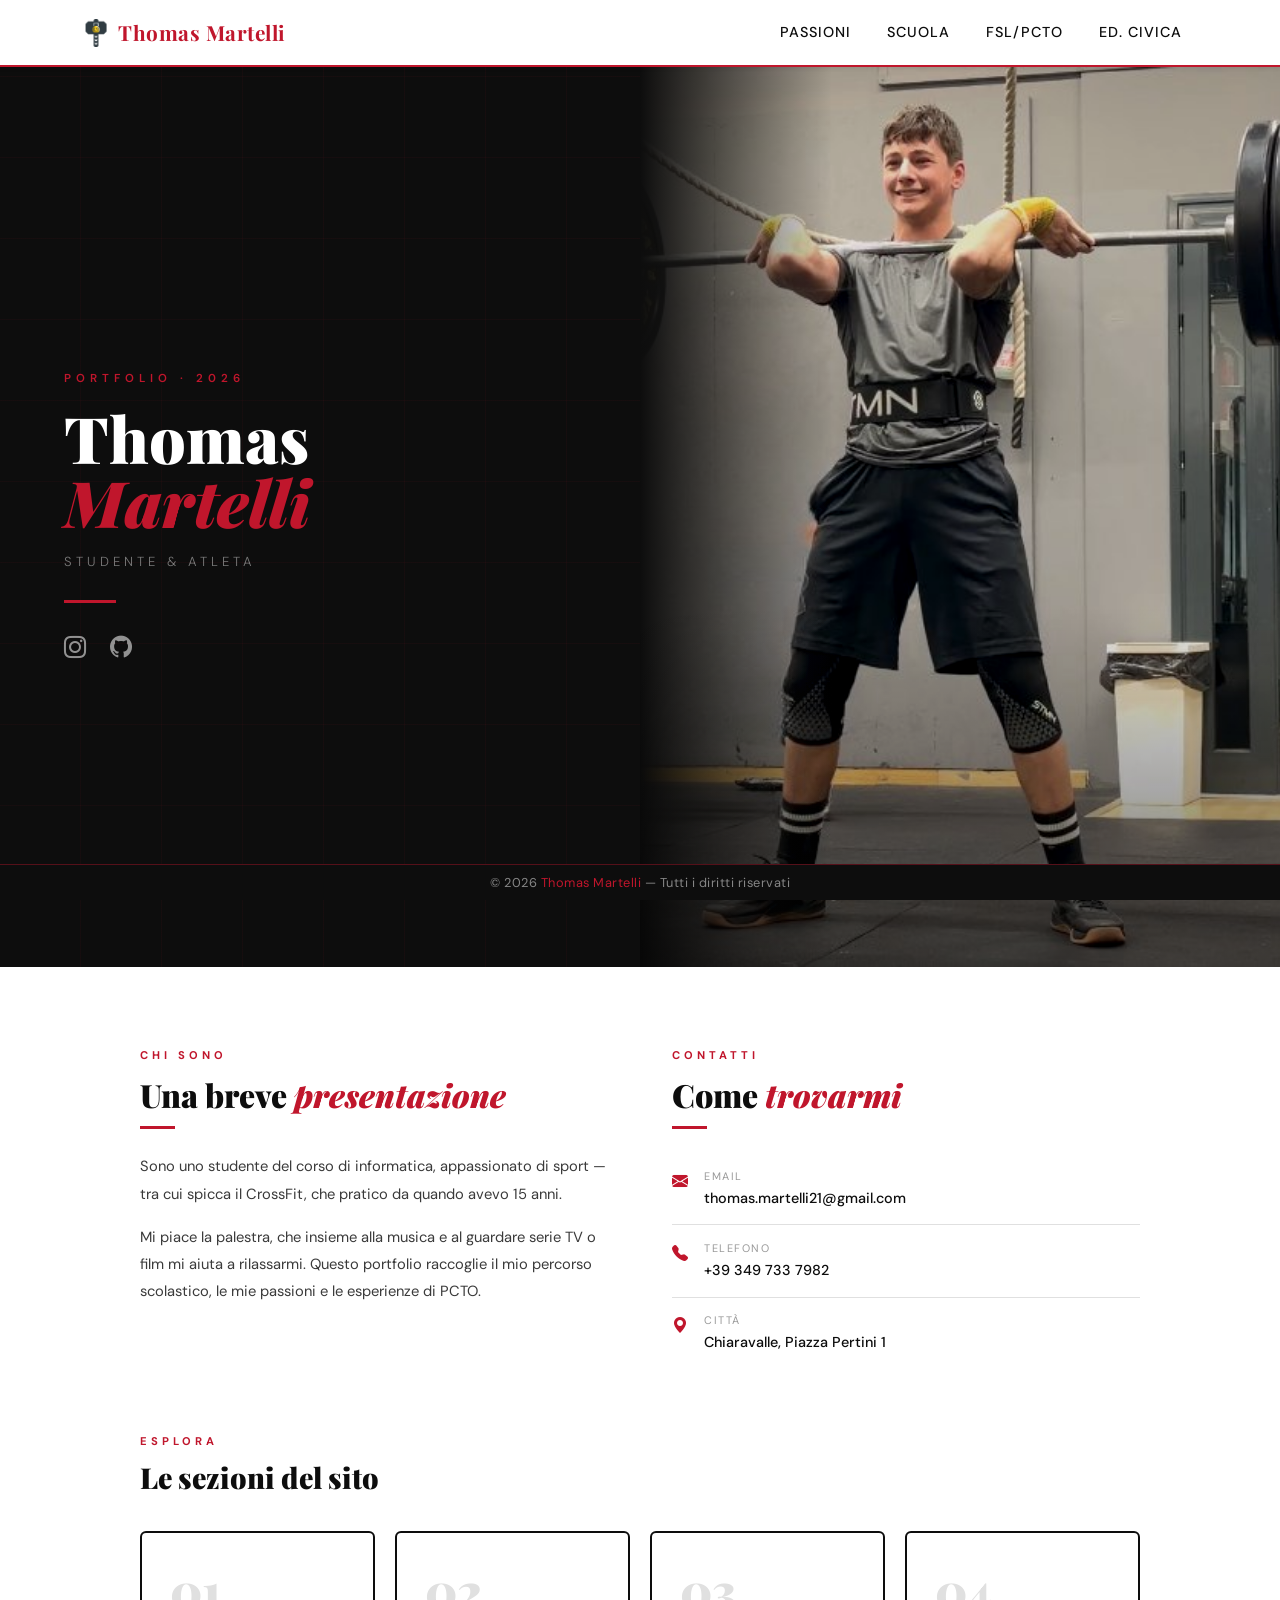
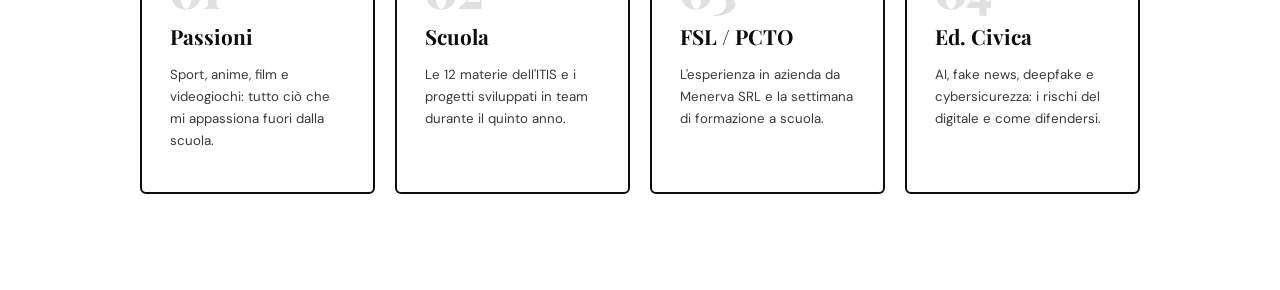
<file: index.html>
<!DOCTYPE html>
<html lang="it">
<head>
  <meta charset="UTF-8" />
  <meta name="viewport" content="width=device-width, initial-scale=1" />
  <title>Thomas Martelli - Portfolio</title>
  <link href="https://cdn.jsdelivr.net/npm/bootstrap@5.3.3/dist/css/bootstrap.min.css" rel="stylesheet" />
  <link rel="stylesheet" href="https://cdn.jsdelivr.net/npm/bootstrap-icons@1.11.3/font/bootstrap-icons.css">
  <link rel="icon" href="icon/IconaSito1_white.png">
  <link href="https://fonts.googleapis.com/css2?family=Playfair+Display:wght@400;700;900&family=DM+Sans:wght@300;400;500;600&display=swap" rel="stylesheet">

  <style>
    :root {
      --red: #C0162C;
      --red-dark: #8a0e1f;
      --black: #0d0d0d;
      --white: #ffffff;
      --grey-light: #f5f5f5;
      --grey-mid: #e0e0e0;
      --grey-dark: #3a3a3a;
    }
    * { box-sizing: border-box; }
    body {
      background-color: var(--white);
      color: var(--black);
      font-family: 'DM Sans', sans-serif;
      overflow-x: hidden;
    }

    /* ─── NAVBAR ─── */
    .navbar {
      background: var(--white) !important;
      border-bottom: 2px solid var(--red) !important;
      padding: 0.75rem 0;
    }
    .navbar-brand span {
      font-family: 'Playfair Display', serif;
      font-weight: 700;
      font-size: 1.3rem;
      color: var(--red) !important;
      letter-spacing: 0.5px;
    }
    .nav-link {
      font-family: 'DM Sans', sans-serif;
      font-weight: 500;
      font-size: 0.9rem;
      letter-spacing: 1px;
      text-transform: uppercase;
      color: var(--black) !important;
      position: relative;
      padding: 0.5rem 1rem !important;
      transition: color 0.3s;
    }
    .nav-link::after {
      content: '';
      position: absolute;
      bottom: 0; left: 1rem; right: 1rem;
      height: 2px;
      background: var(--red);
      transform: scaleX(0);
      transition: transform 0.3s ease;
    }
    .nav-link:hover { color: var(--red) !important; }
    .nav-link:hover::after { transform: scaleX(1); }

    /* ─── FOOTER ─── */
    footer.fixed-bottom {
      font-size: 0.8rem;
      background: var(--black) !important;
      color: rgba(255,255,255,0.5);
      border-top: 1px solid rgba(192,22,44,0.4) !important;
      letter-spacing: 0.5px;
      padding: 0.6rem 0;
    }
    footer span { color: var(--red); }

    @keyframes fadeUp {
      from { opacity: 0; transform: translateY(24px); }
      to   { opacity: 1; transform: translateY(0); }
    }

    /* ─── HOME HERO ─── */
    .home-hero {
      min-height: 100vh;
      background: var(--black);
      display: grid;
      grid-template-columns: 1fr 1fr;
      align-items: center;
      position: relative;
      overflow: hidden;
    }
    @media (max-width: 767px) {
      .home-hero { grid-template-columns: 1fr; }
      .home-hero-photo { order: -1; max-height: 55vw; }
    }
    /* Griglia rossa sottile su sfondo nero */
    .home-hero::before {
      content: '';
      position: absolute; inset: 0;
      background:
        repeating-linear-gradient(90deg, transparent, transparent 80px, rgba(192,22,44,0.05) 80px, rgba(192,22,44,0.05) 81px),
        repeating-linear-gradient(0deg,  transparent, transparent 80px, rgba(192,22,44,0.05) 80px, rgba(192,22,44,0.05) 81px);
      pointer-events: none;
      z-index: 0;
    }
    /* Testo a sinistra */
    .home-hero-content {
      position: relative; z-index: 1;
      padding: 5rem 3rem 5rem 4rem;
    }
    .home-hero-eyebrow {
      font-size: 0.72rem;
      letter-spacing: 5px;
      text-transform: uppercase;
      color: var(--red);
      font-weight: 600;
      margin-bottom: 1.2rem;
      animation: fadeUp 0.7s ease both;
    }
    .home-hero h1 {
      font-family: 'Playfair Display', serif;
      font-size: clamp(3rem, 5vw, 5.5rem);
      font-weight: 900;
      color: var(--white);
      line-height: 1.0;
      margin: 0;
      animation: fadeUp 0.7s ease 0.1s both;
    }
    .home-hero h1 span { color: var(--red); font-style: italic; }
    .home-hero-subtitle {
      font-size: 0.82rem;
      color: rgba(255,255,255,0.45);
      letter-spacing: 4px;
      text-transform: uppercase;
      margin-top: 1.1rem;
      font-weight: 300;
      animation: fadeUp 0.7s ease 0.2s both;
    }
    .hero-line {
      width: 52px; height: 3px;
      background: var(--red);
      margin: 1.75rem 0;
      animation: fadeUp 0.7s ease 0.3s both;
    }
    .hero-socials {
      display: flex; gap: 1.5rem;
      animation: fadeUp 0.7s ease 0.4s both;
    }
    .hero-socials a {
      color: rgba(255,255,255,0.55);
      font-size: 1.4rem;
      text-decoration: none;
      transition: color 0.25s, transform 0.25s;
    }
    .hero-socials a:hover { color: var(--red); transform: translateY(-3px); }
    /* Foto a destra */
    .home-hero-photo {
      position: relative; z-index: 1;
      height: 100vh;
      overflow: hidden;
    }
    .home-hero-photo img {
      width: 100%; height: 100%;
      object-fit: cover;
      object-position: center top;
      display: block;
      filter: brightness(0.88) contrast(1.08) saturate(0.9);
    }
    /* Gradiente sul lato sinistro della foto per sfumare verso lo sfondo nero */
    .home-hero-photo::before {
      content: '';
      position: absolute; inset: 0;
      background: linear-gradient(to right, var(--black) 0%, transparent 30%);
      z-index: 2;
    }
    /* Gradiente in basso sulla foto */
    .home-hero-photo::after {
      content: '';
      position: absolute; inset: 0;
      background: linear-gradient(to top, rgba(0,0,0,0.5) 0%, transparent 40%);
      z-index: 2;
    }

    /* ─── INFO + CONTACT SECTION ─── */
    .info-section { padding: 5rem 1.5rem 4rem; }
    .info-grid {
      max-width: 1000px; margin: 0 auto;
      display: grid; grid-template-columns: 1fr 1fr;
      gap: 4rem; align-items: start;
    }
    @media (max-width: 767px) { .info-grid { grid-template-columns: 1fr; gap: 3rem; } }

    .info-block-label {
      font-size: 0.7rem; letter-spacing: 4px;
      text-transform: uppercase; color: var(--red);
      font-weight: 700; margin-bottom: 0.75rem;
    }
    .info-block h2 {
      font-family: 'Playfair Display', serif;
      font-size: 2rem; font-weight: 900;
      color: var(--black); margin-bottom: 0.75rem;
    }
    .info-block h2 span { color: var(--red); font-style: italic; }
    .info-block-divider { width: 35px; height: 3px; background: var(--red); margin-bottom: 1.5rem; }
    .info-block p { font-size: 0.92rem; line-height: 1.85; color: var(--grey-dark); }

    .contact-list { list-style: none; padding: 0; margin: 0; }
    .contact-list li {
      display: flex; align-items: flex-start; gap: 1rem;
      padding: 0.9rem 0; border-bottom: 1px solid var(--grey-mid);
    }
    .contact-list li:last-child { border-bottom: none; }
    .contact-icon { color: var(--red); font-size: 1rem; margin-top: 2px; flex-shrink: 0; }
    .contact-key { font-size: 0.68rem; letter-spacing: 1.5px; text-transform: uppercase; color: #999; display: block; margin-bottom: 2px; }
    .contact-val { font-size: 0.9rem; color: var(--black); font-weight: 500; }

    /* ─── PAGE NAV CARDS ─── */
    .pages-section { padding: 0 1.5rem 6rem; }
    .section-label { font-size: 0.7rem; letter-spacing: 4px; text-transform: uppercase; color: var(--red); font-weight: 700; margin-bottom: 0.4rem; }
    .section-title { font-family: 'Playfair Display', serif; font-size: 1.8rem; font-weight: 900; color: var(--black); margin-bottom: 2rem; }
    .pages-grid {
      max-width: 1000px; margin: 0 auto;
      display: grid; grid-template-columns: repeat(4, 1fr);
      gap: 1.25rem;
    }
    @media (max-width: 991px) { .pages-grid { grid-template-columns: repeat(2, 1fr); } }
    @media (max-width: 480px) { .pages-grid { grid-template-columns: 1fr; } }

    .page-card {
      position: relative;
      display: block;
      text-decoration: none;
      border: 2px solid var(--black);
      border-radius: 6px;
      overflow: hidden;
      padding: 2rem 1.75rem 2.5rem;
      background: var(--white);
      transition: background 0.25s, border-color 0.25s, transform 0.3s;
    }
    .page-card:hover {
      background: var(--black);
      border-color: var(--red);
      transform: translateY(-5px);
    }
    .page-card-num {
      font-family: 'Playfair Display', serif;
      font-size: 3rem; font-weight: 900;
      color: var(--grey-mid); line-height: 1;
      transition: color 0.25s;
    }
    .page-card:hover .page-card-num { color: rgba(192,22,44,0.25); }
    .page-card-title {
      font-family: 'Playfair Display', serif;
      font-size: 1.3rem; font-weight: 700;
      color: var(--black); margin: 0.5rem 0 0.75rem;
      transition: color 0.25s;
    }
    .page-card:hover .page-card-title { color: var(--white); }
    .page-card-desc {
      font-size: 0.83rem; color: var(--grey-dark);
      line-height: 1.65; transition: color 0.25s;
    }
    .page-card:hover .page-card-desc { color: rgba(255,255,255,0.5); }
    .page-card-arrow {
      position: absolute; bottom: 1.5rem; right: 1.5rem;
      color: var(--red); font-size: 1.2rem;
      opacity: 0; transform: translateX(-6px);
      transition: opacity 0.25s, transform 0.25s;
    }
    .page-card:hover .page-card-arrow { opacity: 1; transform: translateX(0); }
  </style>
</head>
<body>

  <!-- Navbar -->
  <nav class="navbar navbar-expand-lg sticky-top shadow-sm">
    <div class="container">
      <a class="navbar-brand d-flex align-items-center text-decoration-none" href="index.html">
        <img src="images/IconaSito1.png" alt="Logo" width="28" height="28" class="me-2">
        <span>Thomas Martelli</span>
      </a>
      <button class="navbar-toggler" type="button" data-bs-toggle="collapse" data-bs-target="#navbarNav">
        <span class="navbar-toggler-icon"></span>
      </button>
      <div class="collapse navbar-collapse justify-content-end" id="navbarNav">
        <ul class="navbar-nav gap-1">
          <li class="nav-item"><a class="nav-link" href="passioni.html">Passioni</a></li>
          <li class="nav-item"><a class="nav-link" href="scuola.html">Scuola</a></li>
          <li class="nav-item"><a class="nav-link" href="pcto.html">FSL/PCTO</a></li>
          <li class="nav-item"><a class="nav-link" href="educazione_civica.html">Ed. Civica</a></li>
        </ul>
      </div>
    </div>
  </nav>

  <!-- Hero -->
  <div class="home-hero">
    <!-- Testo sinistra -->
    <div class="home-hero-content">
      <div class="home-hero-eyebrow">Portfolio · 2026</div>
      <h1>Thomas<br><span>Martelli</span></h1>
      <p class="home-hero-subtitle">Studente &amp; Atleta</p>
      <div class="hero-line"></div>
      <div class="hero-socials">
        <a href="https://www.instagram.com/_thomarte_/" target="_blank"><i class="bi bi-instagram"></i></a>
        <a href="https://github.com/Thumad" target="_blank"><i class="bi bi-github"></i></a>
      </div>
    </div>
    <!-- Foto destra -->
    <div class="home-hero-photo">
      <img src="[data-uri]" alt="Thomas Martelli - CrossFit">
    </div>
  </div>

  <!-- Chi sono + Contatti -->
  <div class="info-section">
    <div class="info-grid">
      <div class="info-block">
        <div class="info-block-label">Chi sono</div>
        <h2>Una breve <span>presentazione</span></h2>
        <div class="info-block-divider"></div>
        <p>Sono uno studente del corso di informatica, appassionato di sport — tra cui spicca il CrossFit, che pratico da quando avevo 15 anni.</p>
        <p style="margin-top:1rem;">Mi piace la palestra, che insieme alla musica e al guardare serie TV o film mi aiuta a rilassarmi. Questo portfolio raccoglie il mio percorso scolastico, le mie passioni e le esperienze di PCTO.</p>
      </div>
      <div class="info-block">
        <div class="info-block-label">Contatti</div>
        <h2>Come <span>trovarmi</span></h2>
        <div class="info-block-divider"></div>
        <ul class="contact-list">
          <li>
            <span class="contact-icon"><i class="bi bi-envelope-fill"></i></span>
            <div><span class="contact-key">Email</span><span class="contact-val">thomas.martelli21@gmail.com</span></div>
          </li>
          <li>
            <span class="contact-icon"><i class="bi bi-telephone-fill"></i></span>
            <div><span class="contact-key">Telefono</span><span class="contact-val">+39 349 733 7982</span></div>
          </li>
          <li>
            <span class="contact-icon"><i class="bi bi-geo-alt-fill"></i></span>
            <div><span class="contact-key">Città</span><span class="contact-val">Chiaravalle, Piazza Pertini 1</span></div>
          </li>
        </ul>
      </div>
    </div>
  </div>

  <!-- Sezioni -->
  <div class="pages-section">
    <div style="max-width:1000px; margin:0 auto;">
      <div class="section-label">Esplora</div>
      <div class="section-title">Le sezioni del sito</div>
    </div>
    <div class="pages-grid">
      <a href="passioni.html" class="page-card">
        <div class="page-card-num">01</div>
        <div class="page-card-title">Passioni</div>
        <div class="page-card-desc">Sport, anime, film e videogiochi: tutto ciò che mi appassiona fuori dalla scuola.</div>
        <div class="page-card-arrow"><i class="bi bi-arrow-right"></i></div>
      </a>
      <a href="scuola.html" class="page-card">
        <div class="page-card-num">02</div>
        <div class="page-card-title">Scuola</div>
        <div class="page-card-desc">Le 12 materie dell'ITIS e i progetti sviluppati in team durante il quinto anno.</div>
        <div class="page-card-arrow"><i class="bi bi-arrow-right"></i></div>
      </a>
      <a href="pcto.html" class="page-card">
        <div class="page-card-num">03</div>
        <div class="page-card-title">FSL / PCTO</div>
        <div class="page-card-desc">L'esperienza in azienda da Menerva SRL e la settimana di formazione a scuola.</div>
        <div class="page-card-arrow"><i class="bi bi-arrow-right"></i></div>
      </a>
      <a href="educazione_civica.html" class="page-card">
        <div class="page-card-num">04</div>
        <div class="page-card-title">Ed. Civica</div>
        <div class="page-card-desc">AI, fake news, deepfake e cybersicurezza: i rischi del digitale e come difendersi.</div>
        <div class="page-card-arrow"><i class="bi bi-arrow-right"></i></div>
      </a>
    </div>
  </div>

  <!-- Footer -->
  <footer class="text-center fixed-bottom py-2">
    © 2026 <span>Thomas Martelli</span> — Tutti i diritti riservati
  </footer>

  <script src="https://cdn.jsdelivr.net/npm/bootstrap@5.3.3/dist/js/bootstrap.bundle.min.js"></script>
</body>
</html>
</file>
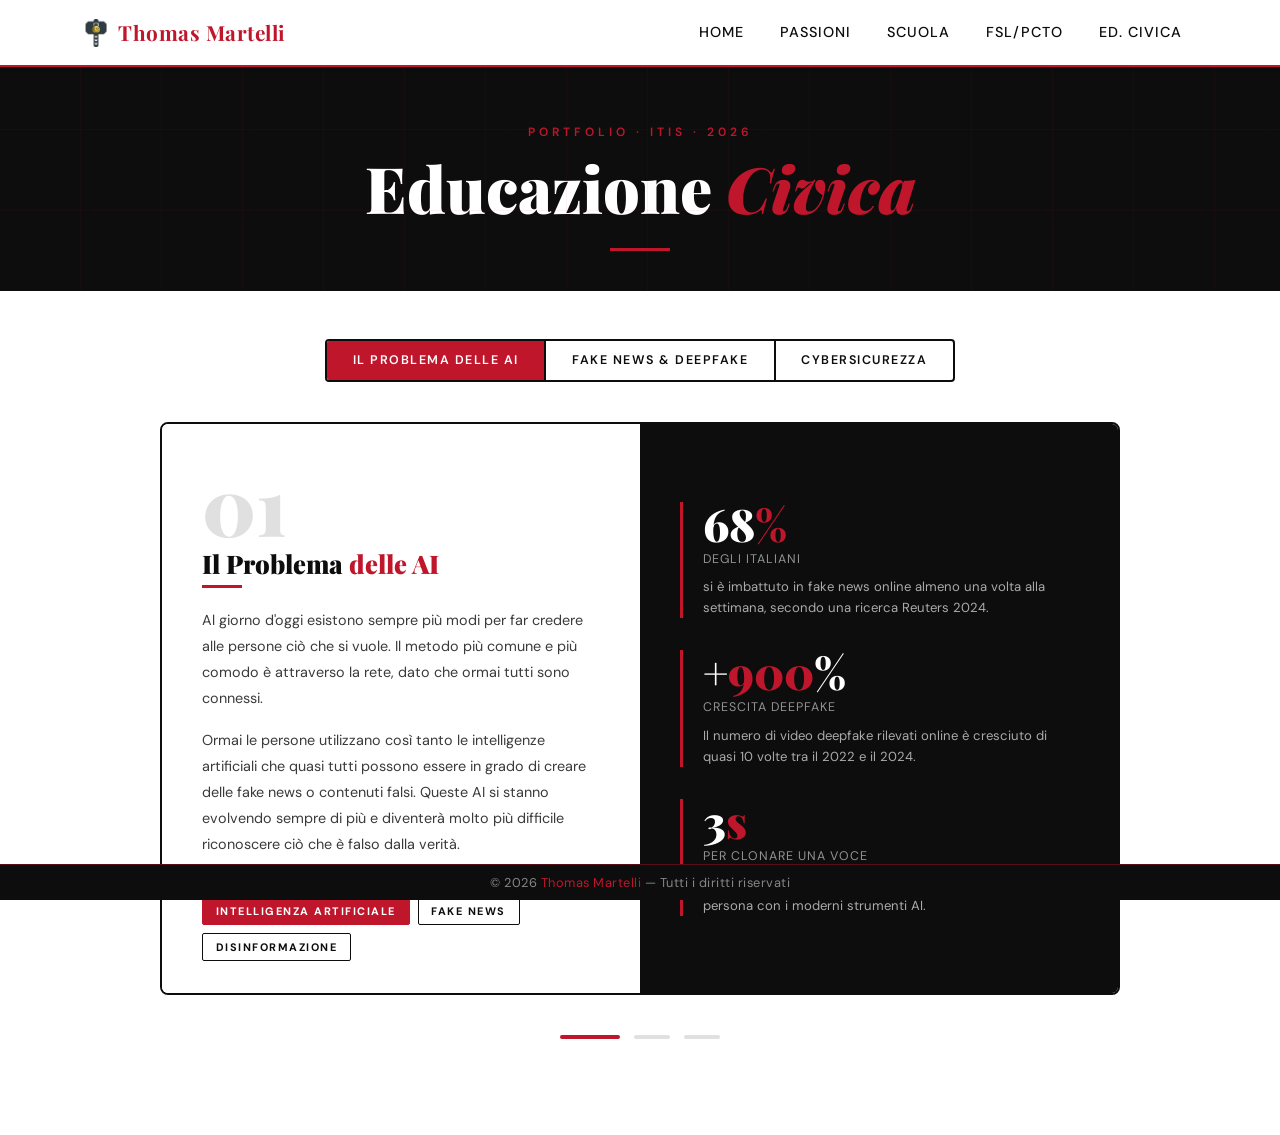
<file: educazione_civica.html>
<!DOCTYPE html>
<html lang="it">
<head>
  <meta charset="UTF-8" />
  <meta name="viewport" content="width=device-width, initial-scale=1.0" />
  <title>Educazione Civica - Thomas Martelli</title>
  <link href="https://cdn.jsdelivr.net/npm/bootstrap@5.3.3/dist/css/bootstrap.min.css" rel="stylesheet" />
  <link rel="stylesheet" href="https://cdn.jsdelivr.net/npm/bootstrap-icons@1.11.3/font/bootstrap-icons.css">
  <link rel="icon" href="icon/IconaSito1_white.png">
  <link href="https://fonts.googleapis.com/css2?family=Playfair+Display:wght@400;700;900&family=DM+Sans:wght@300;400;500;600&display=swap" rel="stylesheet">

  <style>
    :root {
      --red: #C0162C;
      --black: #0d0d0d;
      --white: #ffffff;
      --grey-light: #f5f5f5;
      --grey-mid: #e0e0e0;
      --grey-dark: #3a3a3a;
    }
    * { box-sizing: border-box; }
    body {
      background-color: var(--white);
      color: var(--black);
      font-family: 'DM Sans', sans-serif;
      overflow-x: hidden;
    }

    /* ─── NAVBAR ─── */
    .navbar {
      background: var(--white) !important;
      border-bottom: 2px solid var(--red) !important;
      padding: 0.75rem 0;
    }
    .navbar-brand span {
      font-family: 'Playfair Display', serif;
      font-weight: 700; font-size: 1.3rem;
      color: var(--red) !important; letter-spacing: 0.5px;
    }
    .nav-link {
      font-family: 'DM Sans', sans-serif;
      font-weight: 500; font-size: 0.9rem;
      letter-spacing: 1px; text-transform: uppercase;
      color: var(--black) !important;
      position: relative; padding: 0.5rem 1rem !important;
      transition: color 0.3s;
    }
    .nav-link::after {
      content: ''; position: absolute;
      bottom: 0; left: 1rem; right: 1rem;
      height: 2px; background: var(--red);
      transform: scaleX(0); transition: transform 0.3s ease;
    }
    .nav-link:hover { color: var(--red) !important; }
    .nav-link:hover::after { transform: scaleX(1); }

    /* ─── PAGE HERO ─── */
    .page-hero {
      background: var(--black);
      padding: 3.5rem 0 2.5rem;
      position: relative; overflow: hidden; text-align: center;
    }
    .page-hero::before {
      content: ''; position: absolute; top: 0; left: 0; right: 0; bottom: 0;
      background:
        repeating-linear-gradient(90deg, transparent, transparent 80px, rgba(192,22,44,0.06) 80px, rgba(192,22,44,0.06) 81px),
        repeating-linear-gradient(0deg,  transparent, transparent 80px, rgba(192,22,44,0.06) 80px, rgba(192,22,44,0.06) 81px);
      pointer-events: none;
    }
    .page-hero-eyebrow {
      font-size: 0.75rem; letter-spacing: 4px; text-transform: uppercase;
      color: var(--red); margin-bottom: 0.75rem; font-weight: 600;
    }
    .page-hero h1 {
      font-family: 'Playfair Display', serif;
      font-size: clamp(2.5rem, 5vw, 4rem); font-weight: 900;
      color: var(--white); margin: 0; line-height: 1.1;
    }
    .page-hero h1 span { color: var(--red); font-style: italic; }
    .hero-divider { width: 60px; height: 3px; background: var(--red); margin: 1.5rem auto 0; }

    /* ─── CAROUSEL ─── */
    .carousel-section { padding: 3rem 1.5rem 5rem; background: var(--white); }

    .slide-tabs {
      display: flex; justify-content: center;
      margin-bottom: 2.5rem;
      border: 2px solid var(--black); width: fit-content;
      margin-left: auto; margin-right: auto;
      overflow: hidden; border-radius: 4px; flex-wrap: wrap;
    }
    .slide-tab {
      padding: 0.65rem 1.6rem;
      font-family: 'DM Sans', sans-serif; font-weight: 600;
      font-size: 0.78rem; letter-spacing: 1.5px; text-transform: uppercase;
      background: transparent; border: none; color: var(--black);
      cursor: pointer; transition: background 0.25s, color 0.25s;
      border-right: 2px solid var(--black); white-space: nowrap;
    }
    .slide-tab:last-child { border-right: none; }
    .slide-tab.active { background: var(--red); color: var(--white); }
    .slide-tab:not(.active):hover { background: var(--grey-light); }

    .carousel-inner { margin: 0 auto; max-width: 1100px; border-radius: 0; box-shadow: none; border: none; }
    .carousel-item { background: transparent; transition: transform 0.5s ease, opacity 0.5s ease; }

    .carousel-indicators { position: static; margin-top: 2.5rem; gap: 8px; }
    .carousel-indicators [data-bs-target] {
      background-color: var(--grey-mid); width: 36px; height: 4px;
      border-radius: 2px; border: none; opacity: 1;
      transition: background 0.3s, width 0.3s;
    }
    .carousel-indicators .active { background-color: var(--red); width: 60px; }

    /* ─── LAYOUT ARTICOLO (slide principale) ─── */
    .article-layout {
      display: grid; grid-template-columns: 1fr 1fr; gap: 0;
      border: 2px solid var(--black); border-radius: 8px;
      overflow: hidden; max-width: 960px; margin: 0 auto;
    }
    @media (max-width: 767px) { .article-layout { grid-template-columns: 1fr; } }

    .article-text-side {
      padding: 2.5rem 2.5rem 2rem; background: var(--white);
      display: flex; flex-direction: column; justify-content: center;
    }
    .article-number {
      font-family: 'Playfair Display', serif;
      font-size: 5rem; font-weight: 900;
      color: var(--grey-mid); line-height: 1;
      margin-bottom: 0.25rem; user-select: none;
    }
    .article-text-side h2 {
      font-family: 'Playfair Display', serif;
      font-size: 1.6rem; font-weight: 900;
      color: var(--black); margin-bottom: 0.4rem; line-height: 1.2;
    }
    .article-text-side h2 span { color: var(--red); }
    .article-divider { width: 40px; height: 3px; background: var(--red); margin-bottom: 1.25rem; }
    .article-text-side p { font-size: 0.9rem; color: var(--grey-dark); line-height: 1.8; margin-bottom: 1rem; }
    .article-meta { font-size: 0.76rem !important; color: #999 !important; margin-bottom: 0 !important; }

    /* Lato destro scuro con icona/stat */
    .article-dark-side {
      background: var(--black);
      padding: 2.5rem;
      display: flex; flex-direction: column; justify-content: center; gap: 2rem;
    }
    .stat-block { border-left: 3px solid var(--red); padding-left: 1.25rem; }
    .stat-number {
      font-family: 'Playfair Display', serif;
      font-size: 2.8rem; font-weight: 900;
      color: var(--white); line-height: 1; margin-bottom: 0.2rem;
    }
    .stat-number span { color: var(--red); }
    .stat-label {
      font-size: 0.78rem; color: rgba(255,255,255,0.55);
      letter-spacing: 1px; text-transform: uppercase;
    }
    .stat-desc {
      font-size: 0.82rem; color: rgba(255,255,255,0.65);
      line-height: 1.6; margin-top: 0.5rem;
    }

    /* ─── TEMA LAYOUT (slide testo lungo) ─── */
    .tema-card {
      max-width: 960px; margin: 0 auto;
      border: 2px solid var(--black); border-radius: 8px; overflow: hidden;
    }
    .tema-header {
      background: var(--black); padding: 2rem 2.5rem;
      display: flex; align-items: flex-end; gap: 1.5rem;
    }
    .tema-header-num {
      font-family: 'Playfair Display', serif;
      font-size: 4rem; font-weight: 900;
      color: rgba(192,22,44,0.25); line-height: 1; flex-shrink: 0;
    }
    .tema-header-text h2 {
      font-family: 'Playfair Display', serif;
      font-size: 1.5rem; font-weight: 900;
      color: var(--white); margin: 0;
    }
    .tema-header-text h2 span { color: var(--red); }
    .tema-header-text p {
      font-size: 0.75rem; color: rgba(255,255,255,0.4);
      letter-spacing: 2px; text-transform: uppercase; margin: 0.3rem 0 0;
    }
    .tema-body {
      padding: 2.5rem; background: var(--white);
      display: grid; grid-template-columns: 1fr 1fr; gap: 2.5rem;
    }
    @media (max-width: 767px) { .tema-body { grid-template-columns: 1fr; } }
    .tema-body p { font-size: 0.9rem; color: var(--grey-dark); line-height: 1.85; margin-bottom: 1rem; }
    .tema-body p:last-child { margin-bottom: 0; }

    /* Quote block */
    .quote-block {
      border-left: 4px solid var(--red);
      padding: 1rem 1.5rem;
      background: var(--grey-light);
      border-radius: 0 4px 4px 0;
      margin-top: 1.5rem;
    }
    .quote-block p {
      font-family: 'Playfair Display', serif;
      font-size: 1rem !important; font-style: italic;
      color: var(--black) !important; margin: 0 !important; line-height: 1.6 !important;
    }
    .quote-block cite {
      font-size: 0.72rem; color: var(--red);
      letter-spacing: 1.5px; text-transform: uppercase;
      margin-top: 0.6rem; display: block; font-style: normal; font-weight: 700;
    }

    /* ─── TAG CHIPS ─── */
    .tag-row { display: flex; flex-wrap: wrap; gap: 0.5rem; margin-top: 1.5rem; }
    .tag {
      font-size: 0.68rem; font-weight: 700;
      letter-spacing: 1.5px; text-transform: uppercase;
      padding: 0.3rem 0.8rem;
      border: 1.5px solid var(--black); border-radius: 2px;
      color: var(--black); background: transparent;
      transition: background 0.2s, color 0.2s, border-color 0.2s;
    }
    .tag:hover { background: var(--red); color: var(--white); border-color: var(--red); }
    .tag.red { background: var(--red); color: var(--white); border-color: var(--red); }

    /* ─── FOOTER ─── */
    footer.fixed-bottom {
      font-size: 0.8rem; background: var(--black) !important;
      color: rgba(255,255,255,0.5);
      border-top: 1px solid rgba(192,22,44,0.4) !important;
      letter-spacing: 0.5px; padding: 0.6rem 0;
    }
    footer span { color: var(--red); }

    @keyframes fadeUp {
      from { opacity: 0; transform: translateY(24px); }
      to   { opacity: 1; transform: translateY(0); }
    }
  </style>
</head>
<body>

  <!-- Navbar -->
  <nav class="navbar navbar-expand-lg sticky-top shadow-sm">
    <div class="container">
      <a class="navbar-brand d-flex align-items-center text-decoration-none" href="index.html">
        <img src="images/IconaSito1.png" alt="Logo" width="28" height="28" class="me-2">
        <span>Thomas Martelli</span>
      </a>
      <button class="navbar-toggler" type="button" data-bs-toggle="collapse" data-bs-target="#navbarNav">
        <span class="navbar-toggler-icon"></span>
      </button>
      <div class="collapse navbar-collapse justify-content-end" id="navbarNav">
        <ul class="navbar-nav gap-1">
          <li class="nav-item"><a class="nav-link" href="index.html">Home</a></li>
          <li class="nav-item"><a class="nav-link" href="passioni.html">Passioni</a></li>
          <li class="nav-item"><a class="nav-link" href="scuola.html">Scuola</a></li>
          <li class="nav-item"><a class="nav-link" href="pcto.html">FSL/PCTO</a></li>
          <li class="nav-item"><a class="nav-link" href="educazione_civica.html">Ed. Civica</a></li>
        </ul>
      </div>
    </div>
  </nav>

  <!-- Page Hero -->
  <div class="page-hero">
    <div class="page-hero-eyebrow">Portfolio · ITIS · 2026</div>
    <h1>Educazione <span>Civica</span></h1>
    <div class="hero-divider"></div>
  </div>

  <!-- Carousel -->
  <div class="carousel-section">
    <div class="slide-tabs">
      <button class="slide-tab active" data-slide="0">Il Problema delle AI</button>
      <button class="slide-tab" data-slide="1">Fake News &amp; Deepfake</button>
      <button class="slide-tab" data-slide="2">Cybersicurezza</button>
    </div>

    <div id="edcivicaCarousel" class="carousel slide" data-bs-ride="false" data-bs-interval="false">
      <div class="carousel-inner">

        <!-- ── SLIDE 1: Il problema delle AI ── -->
        <div class="carousel-item active">
          <div class="article-layout">
            <div class="article-text-side">
              <div class="article-number">01</div>
              <h2>Il Problema <span>delle AI</span></h2>
              <div class="article-divider"></div>
              <p>Al giorno d'oggi esistono sempre più modi per far credere alle persone ciò che si vuole. Il metodo più comune e più comodo è attraverso la rete, dato che ormai tutti sono connessi.</p>
              <p>Ormai le persone utilizzano così tanto le intelligenze artificiali che quasi tutti possono essere in grado di creare delle fake news o contenuti falsi. Queste AI si stanno evolvendo sempre di più e diventerà molto più difficile riconoscere ciò che è falso dalla verità.</p>
              <div class="tag-row">
                <span class="tag red">Intelligenza Artificiale</span>
                <span class="tag">Fake News</span>
                <span class="tag">Disinformazione</span>
              </div>
            </div>
            <div class="article-dark-side">
              <div class="stat-block">
                <div class="stat-number">68<span>%</span></div>
                <div class="stat-label">degli italiani</div>
                <div class="stat-desc">si è imbattuto in fake news online almeno una volta alla settimana, secondo una ricerca Reuters 2024.</div>
              </div>
              <div class="stat-block">
                <div class="stat-number">+<span>900</span>%</div>
                <div class="stat-label">crescita deepfake</div>
                <div class="stat-desc">Il numero di video deepfake rilevati online è cresciuto di quasi 10 volte tra il 2022 e il 2024.</div>
              </div>
              <div class="stat-block">
                <div class="stat-number">3<span>s</span></div>
                <div class="stat-label">per clonare una voce</div>
                <div class="stat-desc">Bastano pochi secondi di audio per replicare la voce di una persona con i moderni strumenti AI.</div>
              </div>
            </div>
          </div>
        </div>

        <!-- ── SLIDE 2: Fake News & Deepfake ── -->
        <div class="carousel-item">
          <div class="tema-card">
            <div class="tema-header">
              <div class="tema-header-num">02</div>
              <div class="tema-header-text">
                <h2>Fake News <span>&amp; Deepfake</span></h2>
                <p>Contenuti falsi e disinformazione nell'era digitale</p>
              </div>
            </div>
            <div class="tema-body">
              <div>
                <p>Oltre alle notizie false vengono creati anche molti contenuti multimediali falsi come video e foto, per esempio di politici che annunciano cose che le persone non si aspettano, o anche video semplicemente con lo scopo di mettere in ridicolo una celebrità.</p>
                <p>A causa della qualità con cui vengono creati questi contenuti, molte persone non riescono a distinguerli. A causa della creazione e diffusione di contenuti e documenti falsi si crea sempre più scompiglio tra le persone nell'opinione pubblica.</p>
                <div class="quote-block">
                  <p>"Per comprendere se qualcosa è stato scritto da un'intelligenza artificiale sono anche stati creati dei siti appositi."</p>
                  <cite>Dal tema — Thomas Martelli</cite>
                </div>
              </div>
              <div>
                <p>Un esempio può essere trovato anche a scuola, dove vari professori utilizzano strumenti o direttamente IA per controllare se gli studenti hanno fruito delle intelligenze artificiali per il proprio compito.</p>
                <p>Tutto ciò per dire che al giorno d'oggi è ormai necessario capire da dove vengono certe informazioni per poter verificare l'affidabilità di ciò che si legge o vede.</p>
                <p>I deepfake non sono solo un problema di immagine — possono essere usati per truffe finanziarie, diffamazione, manipolazione politica e molto altro. Riconoscerli è diventata una competenza fondamentale del cittadino digitale moderno.</p>
              </div>
            </div>
          </div>
        </div>

        <!-- ── SLIDE 3: Cybersicurezza ── -->
        <div class="carousel-item">
          <div class="article-layout">
            <div class="article-text-side">
              <div class="article-number">03</div>
              <h2>Cyber<span>sicurezza</span></h2>
              <div class="article-divider"></div>
              <p>Un altro tipo di inganno può essere quello della creazione di siti falsi con lo scopo di ottenere le informazioni personali e private di una persona. Sempre con lo stesso scopo esistono anche messaggi e mail di profili falsi.</p>
              <p>A causa di questi siti e utenti falsi si ha anche un grande problema legato alla cybersicurezza. Ogni persona dovrebbe essere attenta a dove inserisce i propri dati e dovrebbe sempre verificare da dove deriva ciò che legge o vede sui social media e in generale online.</p>
              <div class="tag-row">
                <span class="tag red">Phishing</span>
                <span class="tag">Privacy</span>
                <span class="tag">Sicurezza Online</span>
                <span class="tag">Social Media</span>
              </div>
            </div>
            <div class="article-dark-side">
              <div class="stat-block">
                <div class="stat-number">1<span>ogni 39s</span></div>
                <div class="stat-label">attacco informatico</div>
                <div class="stat-desc">Nel mondo avviene un attacco hacker ogni 39 secondi. La maggior parte colpisce utenti comuni tramite phishing.</div>
              </div>
              <div class="stat-block">
                <div class="stat-number">83<span>%</span></div>
                <div class="stat-label">delle truffe online</div>
                <div class="stat-desc">Iniziano con un'email o un messaggio falso. Riconoscere il mittente è la prima linea di difesa.</div>
              </div>
              <div class="stat-block">
                <div class="stat-number"><span>&#8593;</span>58<span>%</span></div>
                <div class="stat-label">casi phishing 2024</div>
                <div class="stat-desc">I casi di phishing in Italia sono aumentati del 58% nel 2024 rispetto all'anno precedente.</div>
              </div>
            </div>
          </div>
        </div>

      </div><!-- /carousel-inner -->

      <div class="carousel-indicators">
        <button type="button" data-bs-target="#edcivicaCarousel" data-bs-slide-to="0" class="active"></button>
        <button type="button" data-bs-target="#edcivicaCarousel" data-bs-slide-to="1"></button>
        <button type="button" data-bs-target="#edcivicaCarousel" data-bs-slide-to="2"></button>
      </div>
    </div>
  </div>

  <!-- Footer -->
  <footer class="text-center fixed-bottom py-2">
    © 2026 <span>Thomas Martelli</span> — Tutti i diritti riservati
  </footer>

  <script src="https://cdn.jsdelivr.net/npm/bootstrap@5.3.3/dist/js/bootstrap.bundle.min.js"></script>
  <script>
    const carousel = document.getElementById('edcivicaCarousel');
    const bsCarousel = bootstrap.Carousel.getOrCreateInstance(carousel, { ride: false, interval: false });
    const tabs = document.querySelectorAll('.slide-tab');
    tabs.forEach(t => t.addEventListener('click', () => bsCarousel.to(parseInt(t.dataset.slide))));
    carousel.addEventListener('slid.bs.carousel', e => {
      tabs.forEach(t => t.classList.remove('active'));
      tabs[e.to].classList.add('active');
    });
  </script>
</body>
</html>
</file>
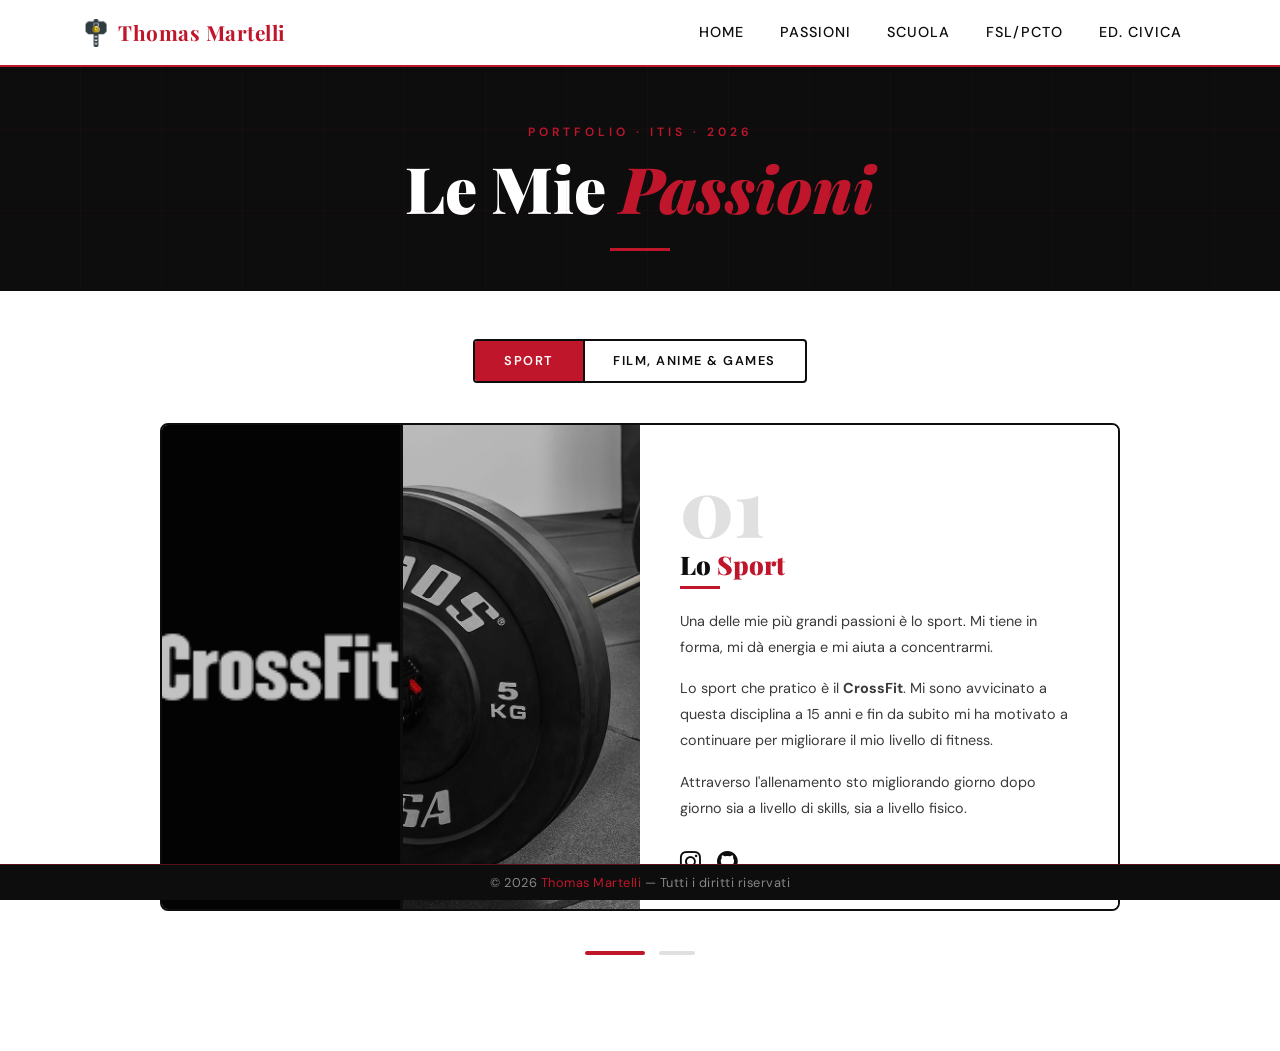
<file: passioni.html>
<!DOCTYPE html>
<html lang="it">
<head>
  <meta charset="UTF-8" />
  <meta name="viewport" content="width=device-width, initial-scale=1.0" />
  <title>Passioni - Thomas Martelli</title>
  <link href="https://cdn.jsdelivr.net/npm/bootstrap@5.3.3/dist/css/bootstrap.min.css" rel="stylesheet" />
  <link rel="stylesheet" href="https://cdn.jsdelivr.net/npm/bootstrap-icons@1.11.3/font/bootstrap-icons.css">
  <link rel="icon" href="icon/IconaSito1_white.png">
  <link href="https://fonts.googleapis.com/css2?family=Playfair+Display:wght@400;700;900&family=DM+Sans:wght@300;400;500;600&display=swap" rel="stylesheet">

  <style>
    :root {
      --red: #C0162C;
      --red-dark: #8a0e1f;
      --black: #0d0d0d;
      --white: #ffffff;
      --grey-light: #f5f5f5;
      --grey-mid: #e0e0e0;
      --grey-dark: #3a3a3a;
    }
    * { box-sizing: border-box; }
    body {
      background-color: var(--white);
      color: var(--black);
      font-family: 'DM Sans', sans-serif;
      overflow-x: hidden;
    }

    /* ─── NAVBAR ─── */
    .navbar {
      background: var(--white) !important;
      border-bottom: 2px solid var(--red) !important;
      padding: 0.75rem 0;
    }
    .navbar-brand span {
      font-family: 'Playfair Display', serif;
      font-weight: 700; font-size: 1.3rem;
      color: var(--red) !important; letter-spacing: 0.5px;
    }
    .nav-link {
      font-family: 'DM Sans', sans-serif;
      font-weight: 500; font-size: 0.9rem;
      letter-spacing: 1px; text-transform: uppercase;
      color: var(--black) !important;
      position: relative; padding: 0.5rem 1rem !important;
      transition: color 0.3s;
    }
    .nav-link::after {
      content: ''; position: absolute;
      bottom: 0; left: 1rem; right: 1rem;
      height: 2px; background: var(--red);
      transform: scaleX(0); transition: transform 0.3s ease;
    }
    .nav-link:hover { color: var(--red) !important; }
    .nav-link:hover::after { transform: scaleX(1); }

    /* ─── PAGE HERO ─── */
    .page-hero {
      background: var(--black);
      padding: 3.5rem 0 2.5rem;
      position: relative; overflow: hidden; text-align: center;
    }
    .page-hero::before {
      content: ''; position: absolute; top: 0; left: 0; right: 0; bottom: 0;
      background:
        repeating-linear-gradient(90deg, transparent, transparent 80px, rgba(192,22,44,0.06) 80px, rgba(192,22,44,0.06) 81px),
        repeating-linear-gradient(0deg,  transparent, transparent 80px, rgba(192,22,44,0.06) 80px, rgba(192,22,44,0.06) 81px);
      pointer-events: none;
    }
    .page-hero-eyebrow {
      font-size: 0.75rem; letter-spacing: 4px; text-transform: uppercase;
      color: var(--red); margin-bottom: 0.75rem; font-weight: 600;
    }
    .page-hero h1 {
      font-family: 'Playfair Display', serif;
      font-size: clamp(2.5rem, 5vw, 4rem); font-weight: 900;
      color: var(--white); margin: 0; line-height: 1.1;
    }
    .page-hero h1 span { color: var(--red); font-style: italic; }
    .hero-divider { width: 60px; height: 3px; background: var(--red); margin: 1.5rem auto 0; }

    /* ─── CAROUSEL ─── */
    .carousel-section { padding: 3rem 1.5rem 5rem; background: var(--white); }
    .slide-tabs {
      display: flex; justify-content: center;
      margin-bottom: 2.5rem;
      border: 2px solid var(--black); width: fit-content;
      margin-left: auto; margin-right: auto;
      overflow: hidden; border-radius: 4px;
    }
    .slide-tab {
      padding: 0.65rem 1.8rem;
      font-family: 'DM Sans', sans-serif; font-weight: 600;
      font-size: 0.8rem; letter-spacing: 1.5px; text-transform: uppercase;
      background: transparent; border: none; color: var(--black);
      cursor: pointer; transition: background 0.25s, color 0.25s;
      border-right: 2px solid var(--black);
    }
    .slide-tab:last-child { border-right: none; }
    .slide-tab.active { background: var(--red); color: var(--white); }
    .slide-tab:not(.active):hover { background: var(--grey-light); }

    .carousel-inner { margin: 0 auto; max-width: 1100px; border-radius: 0; box-shadow: none; border: none; }
    .carousel-item { background: transparent; transition: transform 0.5s ease, opacity 0.5s ease; }

    .carousel-indicators { position: static; margin-top: 2.5rem; gap: 8px; }
    .carousel-indicators [data-bs-target] {
      background-color: var(--grey-mid); width: 36px; height: 4px;
      border-radius: 2px; border: none; opacity: 1;
      transition: background 0.3s, width 0.3s;
    }
    .carousel-indicators .active { background-color: var(--red); width: 60px; }

    /* ─── FOOTER ─── */
    footer.fixed-bottom {
      font-size: 0.8rem; background: var(--black) !important;
      color: rgba(255,255,255,0.5);
      border-top: 1px solid rgba(192,22,44,0.4) !important;
      letter-spacing: 0.5px; padding: 0.6rem 0;
    }
    footer span { color: var(--red); }

    @keyframes fadeUp {
      from { opacity: 0; transform: translateY(24px); }
      to   { opacity: 1; transform: translateY(0); }
    }

    /* ─── SLIDE 1: SPORT ─── */
    .sport-layout {
      display: grid; grid-template-columns: 1fr 1fr; gap: 0;
      border: 2px solid var(--black); border-radius: 8px;
      overflow: hidden; max-width: 960px; margin: 0 auto;
    }
    @media (max-width: 767px) { .sport-layout { grid-template-columns: 1fr; } }

    .sport-img-duo {
      background: var(--black);
      display: grid; grid-template-columns: 1fr 1fr; gap: 3px;
      min-height: 360px;
    }
    .sport-img-duo img {
      width: 100%; height: 100%; object-fit: cover;
      opacity: 0.75; display: block; transition: opacity 0.3s;
    }
    .sport-img-duo img:hover { opacity: 1; }

    .passion-text-side {
      padding: 2.5rem 2.5rem 2rem; background: var(--white);
      display: flex; flex-direction: column; justify-content: center;
    }
    .passion-number {
      font-family: 'Playfair Display', serif;
      font-size: 5rem; font-weight: 900;
      color: var(--grey-mid); line-height: 1;
      margin-bottom: 0.25rem; user-select: none;
    }
    .passion-text-side h2 {
      font-family: 'Playfair Display', serif;
      font-size: 1.6rem; font-weight: 900;
      color: var(--black); margin-bottom: 0.4rem; line-height: 1.2;
    }
    .passion-text-side h2 span { color: var(--red); }
    .passion-divider { width: 40px; height: 3px; background: var(--red); margin-bottom: 1.25rem; }
    .passion-text-side p { font-size: 0.9rem; color: var(--grey-dark); line-height: 1.8; margin-bottom: 1rem; }
    .passion-links a {
      display: inline-flex; align-items: center;
      font-size: 1.3rem; color: var(--black);
      text-decoration: none; margin-right: 0.75rem; transition: color 0.2s;
    }
    .passion-links a:hover { color: var(--red); }

    /* ─── SLIDE 2: HOBBY CARDS ─── */
    .hobby-heading {
      text-align: center; margin-bottom: 2rem;
    }
    .hobby-heading h2 {
      font-family: 'Playfair Display', serif;
      font-size: 2rem; font-weight: 900; color: var(--black);
    }
    .hobby-heading h2 span { color: var(--red); font-style: italic; }
    .hobby-heading p {
      font-size: 0.85rem; color: var(--grey-dark);
      letter-spacing: 1.5px; text-transform: uppercase; margin-top: 0.4rem;
    }

    .hobby-grid {
      display: grid; grid-template-columns: repeat(3, 1fr);
      gap: 1.5rem; max-width: 1000px; margin: 0 auto;
    }
    @media (max-width: 767px) { .hobby-grid { grid-template-columns: 1fr; } }

    .hobby-card {
      border: 2px solid var(--black); border-radius: 6px;
      overflow: hidden; background: var(--white);
      transition: transform 0.3s, box-shadow 0.3s, border-color 0.3s;
    }
    .hobby-card:hover {
      transform: translateY(-6px);
      box-shadow: 0 14px 40px rgba(192,22,44,0.2);
      border-color: var(--red);
    }
    .hobby-card-img { aspect-ratio: 16/9; overflow: hidden; background: var(--black); }
    .hobby-card-img img {
      width: 100%; height: 100%; object-fit: cover;
      opacity: 0.75; display: block; transition: transform 0.4s ease, opacity 0.3s;
    }
    .hobby-card:hover .hobby-card-img img { transform: scale(1.07); opacity: 1; }
    .hobby-card-body { padding: 1.4rem 1.5rem 1.75rem; }
    .hobby-card-tag {
      font-size: 0.65rem; letter-spacing: 2.5px; text-transform: uppercase;
      color: var(--red); font-weight: 700; margin-bottom: 0.5rem;
    }
    .hobby-card-body h3 {
      font-family: 'Playfair Display', serif;
      font-size: 1.2rem; font-weight: 700; color: var(--black); margin-bottom: 0.6rem;
    }
    .hobby-card-body p { font-size: 0.85rem; color: var(--grey-dark); line-height: 1.7; margin: 0; }
  </style>
</head>
<body>

  <!-- Navbar -->
  <nav class="navbar navbar-expand-lg sticky-top shadow-sm">
    <div class="container">
      <a class="navbar-brand d-flex align-items-center text-decoration-none" href="index.html">
        <img src="images/IconaSito1.png" alt="Logo" width="28" height="28" class="me-2">
        <span>Thomas Martelli</span>
      </a>
      <button class="navbar-toggler" type="button" data-bs-toggle="collapse" data-bs-target="#navbarNav">
        <span class="navbar-toggler-icon"></span>
      </button>
      <div class="collapse navbar-collapse justify-content-end" id="navbarNav">
        <ul class="navbar-nav gap-1">
          <li class="nav-item"><a class="nav-link" href="index.html">Home</a></li>
          <li class="nav-item"><a class="nav-link" href="passioni.html">Passioni</a></li>
          <li class="nav-item"><a class="nav-link" href="scuola.html">Scuola</a></li>
          <li class="nav-item"><a class="nav-link" href="pcto.html">FSL/PCTO</a></li>
          <li class="nav-item"><a class="nav-link" href="educazione_civica.html">Ed. Civica</a></li>
        </ul>
      </div>
    </div>
  </nav>

  <!-- Page Hero -->
  <div class="page-hero">
    <div class="page-hero-eyebrow">Portfolio · ITIS · 2026</div>
    <h1>Le Mie <span>Passioni</span></h1>
    <div class="hero-divider"></div>
  </div>

  <!-- Carousel Section -->
  <div class="carousel-section">
    <div class="slide-tabs">
      <button class="slide-tab active" data-slide="0">Sport</button>
      <button class="slide-tab" data-slide="1">Film, Anime &amp; Games</button>
    </div>

    <div id="passioniCarousel" class="carousel slide" data-bs-ride="false" data-bs-interval="false">
      <div class="carousel-inner">

        <!-- Slide 1: Sport -->
        <div class="carousel-item active">
          <div class="sport-layout">
            <div class="sport-img-duo">
              <img src="images/sport1.jpg" alt="Sport 1">
              <img src="images/sport2.jpg" alt="Sport 2">
            </div>
            <div class="passion-text-side">
              <div class="passion-number">01</div>
              <h2>Lo <span>Sport</span></h2>
              <div class="passion-divider"></div>
              <p>Una delle mie più grandi passioni è lo sport. Mi tiene in forma, mi dà energia e mi aiuta a concentrarmi.</p>
              <p>Lo sport che pratico è il <strong>CrossFit</strong>. Mi sono avvicinato a questa disciplina a 15 anni e fin da subito mi ha motivato a continuare per migliorare il mio livello di fitness.</p>
              <p>Attraverso l'allenamento sto migliorando giorno dopo giorno sia a livello di skills, sia a livello fisico.</p>
              <div class="passion-links mt-2">
                <a href="https://www.instagram.com/_thomarte_/" target="_blank"><i class="bi bi-instagram"></i></a>
                <a href="https://github.com/Thumad" target="_blank"><i class="bi bi-github"></i></a>
              </div>
            </div>
          </div>
        </div>

        <!-- Slide 2: Hobby -->
        <div class="carousel-item">
          <div class="hobby-heading">
            <h2>Film, <span>Anime</span> &amp; VideoGames</h2>
            <p>Le passioni che mi accompagnano ogni giorno</p>
          </div>
          <div class="hobby-grid">
            <div class="hobby-card">
              <div class="hobby-card-img"><img src="images/film.jpg" alt="Film"></div>
              <div class="hobby-card-body">
                <div class="hobby-card-tag">Cinema</div>
                <h3>Film &amp; Serie TV</h3>
                <p>Per rilassarmi a fine giornata guardo film o serie TV. Sono attratto dai generi horror e azione/comici.</p>
              </div>
            </div>
            <div class="hobby-card">
              <div class="hobby-card-img"><img src="images/manga.jpg" alt="Anime"></div>
              <div class="hobby-card-body">
                <div class="hobby-card-tag">Animazione</div>
                <h3>Anime &amp; Manga</h3>
                <p>DragonBall e Naruto mi hanno insegnato molto sugli obiettivi personali e sul non arrendersi mai di fronte alle difficoltà.</p>
              </div>
            </div>
            <div class="hobby-card">
              <div class="hobby-card-img"><img src="images/videogames.jpg" alt="Videogames"></div>
              <div class="hobby-card-body">
                <div class="hobby-card-tag">Gaming</div>
                <h3>VideoGames</h3>
                <p>Fortnite, Valorant e Minecraft sono i titoli che mi hanno permesso di divertirmi e rilassarmi, da solo e con gli amici.</p>
              </div>
            </div>
          </div>
          <div class="text-center mt-4">
            <div class="passion-links" style="display:inline-flex;">
              <a href="https://www.instagram.com/_thomarte_/" target="_blank"><i class="bi bi-instagram"></i></a>
              <a href="https://github.com/Thumad" target="_blank"><i class="bi bi-github"></i></a>
            </div>
          </div>
        </div>

      </div>

      <div class="carousel-indicators">
        <button type="button" data-bs-target="#passioniCarousel" data-bs-slide-to="0" class="active"></button>
        <button type="button" data-bs-target="#passioniCarousel" data-bs-slide-to="1"></button>
      </div>
    </div>
  </div>

  <!-- Footer -->
  <footer class="text-center fixed-bottom py-2">
    © 2026 <span>Thomas Martelli</span> — Tutti i diritti riservati
  </footer>

  <script src="https://cdn.jsdelivr.net/npm/bootstrap@5.3.3/dist/js/bootstrap.bundle.min.js"></script>
  <script>
    const carousel = document.getElementById('passioniCarousel');
    const bsCarousel = bootstrap.Carousel.getOrCreateInstance(carousel, { ride: false, interval: false });
    const tabs = document.querySelectorAll('.slide-tab');
    tabs.forEach(t => t.addEventListener('click', () => bsCarousel.to(parseInt(t.dataset.slide))));
    carousel.addEventListener('slid.bs.carousel', e => {
      tabs.forEach(t => t.classList.remove('active'));
      tabs[e.to].classList.add('active');
    });
  </script>
</body>
</html>
</file>
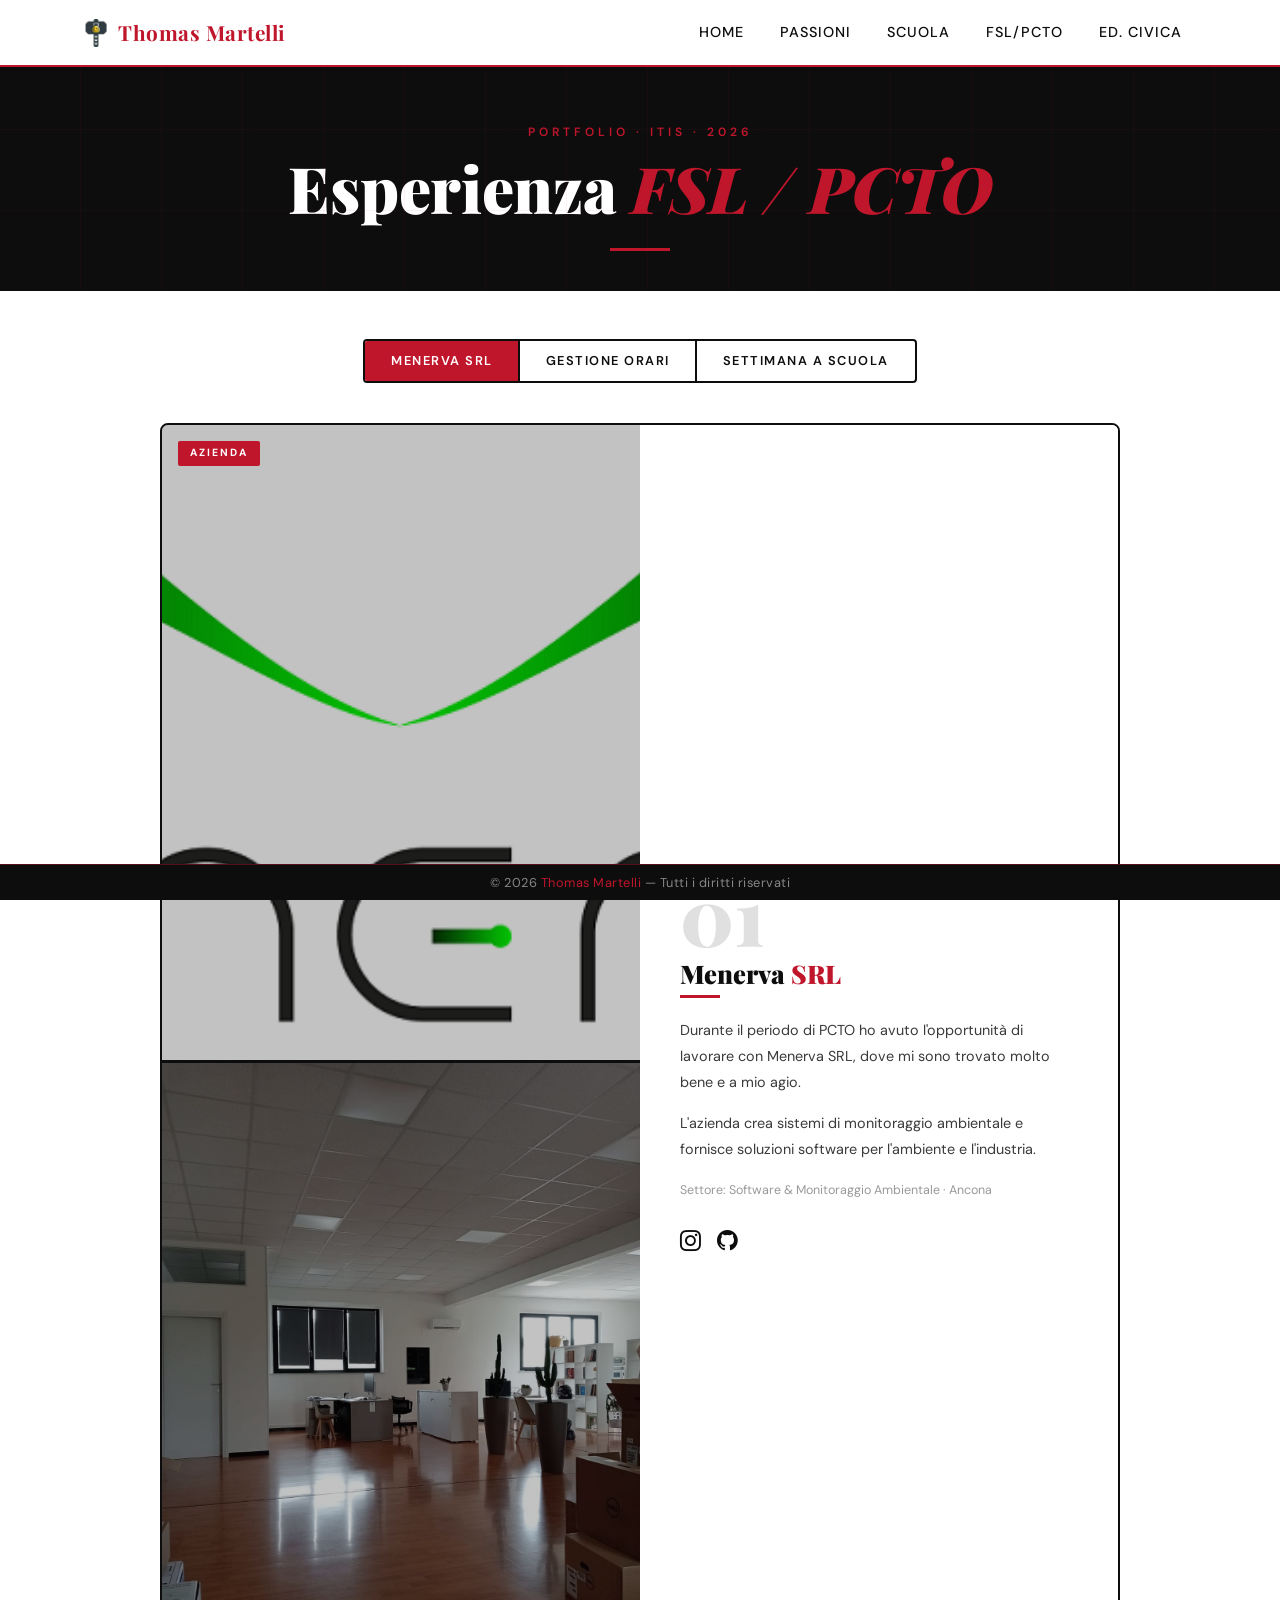
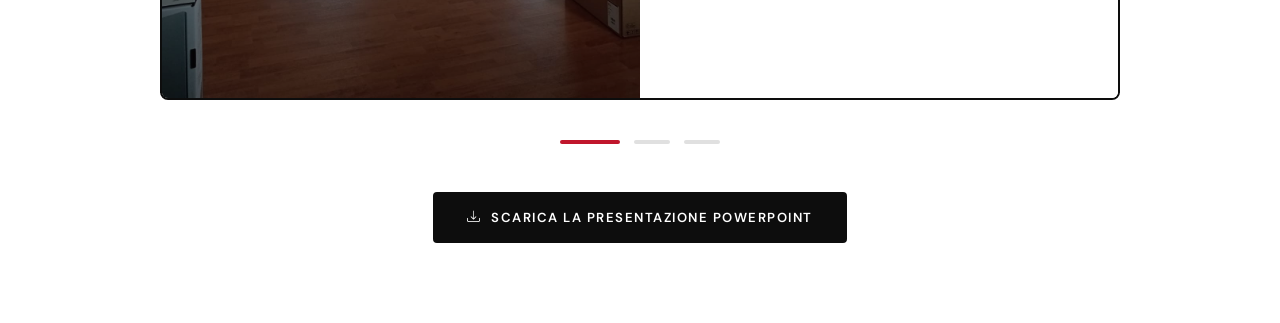
<file: pcto.html>
<!DOCTYPE html>
<html lang="it">
<head>
  <meta charset="UTF-8" />
  <meta name="viewport" content="width=device-width, initial-scale=1.0" />
  <title>FSL/PCTO - Thomas Martelli</title>
  <link href="https://cdn.jsdelivr.net/npm/bootstrap@5.3.3/dist/css/bootstrap.min.css" rel="stylesheet" />
  <link rel="stylesheet" href="https://cdn.jsdelivr.net/npm/bootstrap-icons@1.11.3/font/bootstrap-icons.css">
  <link rel="icon" href="icon/IconaSito1_white.png">
  <link href="https://fonts.googleapis.com/css2?family=Playfair+Display:wght@400;700;900&family=DM+Sans:wght@300;400;500;600&display=swap" rel="stylesheet">

  <style>
    :root {
      --red: #C0162C;
      --red-dark: #8a0e1f;
      --black: #0d0d0d;
      --white: #ffffff;
      --grey-light: #f5f5f5;
      --grey-mid: #e0e0e0;
      --grey-dark: #3a3a3a;
    }
    * { box-sizing: border-box; }
    body {
      background-color: var(--white);
      color: var(--black);
      font-family: 'DM Sans', sans-serif;
      overflow-x: hidden;
    }

    /* ─── NAVBAR ─── */
    .navbar {
      background: var(--white) !important;
      border-bottom: 2px solid var(--red) !important;
      padding: 0.75rem 0;
    }
    .navbar-brand span {
      font-family: 'Playfair Display', serif;
      font-weight: 700; font-size: 1.3rem;
      color: var(--red) !important; letter-spacing: 0.5px;
    }
    .nav-link {
      font-family: 'DM Sans', sans-serif;
      font-weight: 500; font-size: 0.9rem;
      letter-spacing: 1px; text-transform: uppercase;
      color: var(--black) !important;
      position: relative; padding: 0.5rem 1rem !important;
      transition: color 0.3s;
    }
    .nav-link::after {
      content: ''; position: absolute;
      bottom: 0; left: 1rem; right: 1rem;
      height: 2px; background: var(--red);
      transform: scaleX(0); transition: transform 0.3s ease;
    }
    .nav-link:hover { color: var(--red) !important; }
    .nav-link:hover::after { transform: scaleX(1); }

    /* ─── PAGE HERO ─── */
    .page-hero {
      background: var(--black);
      padding: 3.5rem 0 2.5rem;
      position: relative; overflow: hidden; text-align: center;
    }
    .page-hero::before {
      content: ''; position: absolute; top: 0; left: 0; right: 0; bottom: 0;
      background:
        repeating-linear-gradient(90deg, transparent, transparent 80px, rgba(192,22,44,0.06) 80px, rgba(192,22,44,0.06) 81px),
        repeating-linear-gradient(0deg,  transparent, transparent 80px, rgba(192,22,44,0.06) 80px, rgba(192,22,44,0.06) 81px);
      pointer-events: none;
    }
    .page-hero-eyebrow {
      font-size: 0.75rem; letter-spacing: 4px; text-transform: uppercase;
      color: var(--red); margin-bottom: 0.75rem; font-weight: 600;
    }
    .page-hero h1 {
      font-family: 'Playfair Display', serif;
      font-size: clamp(2.5rem, 5vw, 4rem); font-weight: 900;
      color: var(--white); margin: 0; line-height: 1.1;
    }
    .page-hero h1 span { color: var(--red); font-style: italic; }
    .hero-divider { width: 60px; height: 3px; background: var(--red); margin: 1.5rem auto 0; }

    /* ─── CAROUSEL ─── */
    .carousel-section { padding: 3rem 1.5rem 5rem; background: var(--white); }
    .slide-tabs {
      display: flex; justify-content: center;
      margin-bottom: 2.5rem;
      border: 2px solid var(--black); width: fit-content;
      margin-left: auto; margin-right: auto;
      overflow: hidden; border-radius: 4px;
    }
    .slide-tab {
      padding: 0.65rem 1.6rem;
      font-family: 'DM Sans', sans-serif; font-weight: 600;
      font-size: 0.8rem; letter-spacing: 1.5px; text-transform: uppercase;
      background: transparent; border: none; color: var(--black);
      cursor: pointer; transition: background 0.25s, color 0.25s;
      border-right: 2px solid var(--black); white-space: nowrap;
    }
    .slide-tab:last-child { border-right: none; }
    .slide-tab.active { background: var(--red); color: var(--white); }
    .slide-tab:not(.active):hover { background: var(--grey-light); }

    .carousel-inner { margin: 0 auto; max-width: 1100px; border-radius: 0; box-shadow: none; border: none; }
    .carousel-item { background: transparent; transition: transform 0.5s ease, opacity 0.5s ease; }

    .carousel-indicators { position: static; margin-top: 2.5rem; gap: 8px; }
    .carousel-indicators [data-bs-target] {
      background-color: var(--grey-mid); width: 36px; height: 4px;
      border-radius: 2px; border: none; opacity: 1;
      transition: background 0.3s, width 0.3s;
    }
    .carousel-indicators .active { background-color: var(--red); width: 60px; }

    /* ─── FOOTER ─── */
    footer.fixed-bottom {
      font-size: 0.8rem; background: var(--black) !important;
      color: rgba(255,255,255,0.5);
      border-top: 1px solid rgba(192,22,44,0.4) !important;
      letter-spacing: 0.5px; padding: 0.6rem 0;
    }
    footer span { color: var(--red); }

    @keyframes fadeUp {
      from { opacity: 0; transform: translateY(24px); }
      to   { opacity: 1; transform: translateY(0); }
    }

    /* ─── PROJECT LAYOUT (identico a scuola) ─── */
    .project-layout {
      display: grid; grid-template-columns: 1fr 1fr; gap: 0;
      border: 2px solid var(--black); border-radius: 8px;
      overflow: hidden; max-width: 960px; margin: 0 auto;
    }
    @media (max-width: 767px) { .project-layout { grid-template-columns: 1fr; } }

    .project-img-side {
      position: relative; overflow: hidden;
      background: var(--black); min-height: 380px;
    }
    .project-img-side.duo {
      display: grid; grid-template-rows: 1fr 1fr; gap: 3px;
    }
    .project-img-side img {
      width: 100%; height: 100%;
      object-fit: cover; opacity: 0.75; display: block;
      transition: opacity 0.3s;
    }
    .project-img-side img:hover { opacity: 1; }
    .project-img-side.contain img { object-fit: contain; padding: 2rem; opacity: 0.85; }

    .project-tag {
      position: absolute; top: 1rem; left: 1rem;
      background: var(--red); color: var(--white);
      font-size: 0.65rem; font-weight: 700;
      letter-spacing: 2px; text-transform: uppercase;
      padding: 0.3rem 0.75rem; border-radius: 2px; z-index: 2;
    }
    .project-text-side {
      padding: 2.5rem 2.5rem 2rem; background: var(--white);
      display: flex; flex-direction: column; justify-content: center;
    }
    .project-number {
      font-family: 'Playfair Display', serif;
      font-size: 5rem; font-weight: 900;
      color: var(--grey-mid); line-height: 1;
      margin-bottom: 0.25rem; user-select: none;
    }
    .project-text-side h2 {
      font-family: 'Playfair Display', serif;
      font-size: 1.6rem; font-weight: 900;
      color: var(--black); margin-bottom: 0.4rem; line-height: 1.2;
    }
    .project-text-side h2 span { color: var(--red); }
    .project-divider { width: 40px; height: 3px; background: var(--red); margin-bottom: 1.25rem; }
    .project-text-side p { font-size: 0.9rem; color: var(--grey-dark); line-height: 1.8; margin-bottom: 1rem; }
    .project-meta { font-size: 0.78rem !important; color: #999 !important; }
    .project-links a {
      display: inline-flex; align-items: center;
      font-size: 1.3rem; color: var(--black);
      text-decoration: none; margin-right: 0.75rem; transition: color 0.2s;
    }
    .project-links a:hover { color: var(--red); }

    /* Slide 3 testo intero */
    .text-full-card {
      max-width: 800px; margin: 0 auto;
      border: 2px solid var(--black); border-radius: 8px; overflow: hidden;
    }
    .text-full-header {
      background: var(--black); padding: 2rem 2.5rem;
    }
    .text-full-header .project-number { color: rgba(192,22,44,0.2); }
    .text-full-header h2 { color: var(--white); margin-bottom: 0; }
    .text-full-header h2 span { color: var(--red); }
    .text-full-body { padding: 2.5rem; background: var(--white); }
    .text-full-body p { font-size: 0.92rem; color: var(--grey-dark); line-height: 1.9; margin-bottom: 1.25rem; }

    /* Download button */
    .download-btn {
      display: inline-flex; align-items: center; gap: 0.6rem;
      padding: 0.85rem 2rem;
      background: var(--black); color: var(--white);
      text-decoration: none;
      font-family: 'DM Sans', sans-serif; font-weight: 600;
      font-size: 0.82rem; letter-spacing: 1.5px; text-transform: uppercase;
      border: 2px solid var(--black); border-radius: 4px;
      transition: background 0.25s, color 0.25s, border-color 0.25s;
    }
    .download-btn:hover { background: var(--red); border-color: var(--red); color: var(--white); }
  </style>
</head>
<body>

  <!-- Navbar -->
  <nav class="navbar navbar-expand-lg sticky-top shadow-sm">
    <div class="container">
      <a class="navbar-brand d-flex align-items-center text-decoration-none" href="index.html">
        <img src="images/IconaSito1.png" alt="Logo" width="28" height="28" class="me-2">
        <span>Thomas Martelli</span>
      </a>
      <button class="navbar-toggler" type="button" data-bs-toggle="collapse" data-bs-target="#navbarNav">
        <span class="navbar-toggler-icon"></span>
      </button>
      <div class="collapse navbar-collapse justify-content-end" id="navbarNav">
        <ul class="navbar-nav gap-1">
          <li class="nav-item"><a class="nav-link" href="index.html">Home</a></li>
          <li class="nav-item"><a class="nav-link" href="passioni.html">Passioni</a></li>
          <li class="nav-item"><a class="nav-link" href="scuola.html">Scuola</a></li>
          <li class="nav-item"><a class="nav-link" href="pcto.html">FSL/PCTO</a></li>
          <li class="nav-item"><a class="nav-link" href="educazione_civica.html">Ed. Civica</a></li>
        </ul>
      </div>
    </div>
  </nav>

  <!-- Page Hero -->
  <div class="page-hero">
    <div class="page-hero-eyebrow">Portfolio · ITIS · 2026</div>
    <h1>Esperienza <span>FSL / PCTO</span></h1>
    <div class="hero-divider"></div>
  </div>

  <!-- Carousel Section -->
  <div class="carousel-section">
    <div class="slide-tabs">
      <button class="slide-tab active" data-slide="0">Menerva SRL</button>
      <button class="slide-tab" data-slide="1">Gestione Orari</button>
      <button class="slide-tab" data-slide="2">Settimana a Scuola</button>
    </div>

    <div id="pctoCarousel" class="carousel slide" data-bs-ride="false" data-bs-interval="false">
      <div class="carousel-inner">

        <!-- Slide 1: Azienda -->
        <div class="carousel-item active">
          <div class="project-layout">
            <div class="project-img-side duo">
              <span class="project-tag">Azienda</span>
              <img src="images/azienda1.jpg" alt="Menerva 1">
              <img src="images/azienda2.jpg" alt="Menerva 2">
            </div>
            <div class="project-text-side">
              <div class="project-number">01</div>
              <h2>Menerva <span>SRL</span></h2>
              <div class="project-divider"></div>
              <p>Durante il periodo di PCTO ho avuto l'opportunità di lavorare con Menerva SRL, dove mi sono trovato molto bene e a mio agio.</p>
              <p>L'azienda crea sistemi di monitoraggio ambientale e fornisce soluzioni software per l'ambiente e l'industria.</p>
              <p class="project-meta">Settore: Software &amp; Monitoraggio Ambientale · Ancona</p>
              <div class="project-links mt-2">
                <a href="https://www.instagram.com/_thomarte_/" target="_blank"><i class="bi bi-instagram"></i></a>
                <a href="https://github.com/Thumad" target="_blank"><i class="bi bi-github"></i></a>
              </div>
            </div>
          </div>
        </div>

        <!-- Slide 2: Progetto -->
        <div class="carousel-item">
          <div class="project-layout">
            <div class="project-img-side duo">
              <span class="project-tag">Progetto</span>
              <img src="images/progettoAzienda1.jpg" alt="Progetto 1">
              <img src="images/progettoAzienda2.jpg" alt="Progetto 2">
            </div>
            <div class="project-text-side">
              <div class="project-number">02</div>
              <h2>Gestione <span>Orari</span></h2>
              <div class="project-divider"></div>
              <p>Il progetto realizzato durante il PCTO è stato uno sviluppo su Visual Studio per la gestione degli orari dei dipendenti dell'azienda.</p>
              <p>Ho lavorato su design, struttura e codice front-end. Insieme al mio compagno ci siamo trovati in difficoltà, ma siamo riusciti grazie all'aiuto dei colleghi di Menerva e all'IA.</p>
              <p class="project-meta">Stack: Visual Studio · C# · Front-end Design</p>
              <div class="project-links mt-2">
                <a href="https://www.instagram.com/_thomarte_/" target="_blank"><i class="bi bi-instagram"></i></a>
                <a href="https://github.com/Thumad" target="_blank"><i class="bi bi-github"></i></a>
              </div>
            </div>
          </div>
        </div>

        <!-- Slide 3: Settimana a scuola -->
        <div class="carousel-item">
          <div class="text-full-card">
            <div class="text-full-header">
              <div class="project-number">03</div>
              <h2>Una settimana <span>a Scuola</span></h2>
            </div>
            <div class="text-full-body">
              <p>A causa della bocciatura, ho dovuto riprendere la scuola nella settimana in cui i quinti avevano il PCTO. Ho partecipato insieme ad altri due ragazzi nell'aiutare la scuola a sistemare i vari laboratori e i programmi da installare e disinstallare nei computer di entrambi i plessi della struttura.</p>
              <p>Questa è stata un'occasione per imparare cose nuove: come la scuola si prepara alla riapertura, e l'utilizzo di strumenti di gestione di laboratorio normalmente riservati ai professori.</p>
              <p>Grazie a questo programma, io e gli altri due ragazzi siamo riusciti a completare i lavori più velocemente, usando uno strumento che aiuta molto nell'organizzazione dei compiti assegnati.</p>
              <p style="color:#aaa; font-size:0.82rem; font-style:italic;">Purtroppo non è stato possibile scattare foto durante questo periodo.</p>
              <div class="project-links">
                <a href="https://www.instagram.com/_thomarte_/" target="_blank"><i class="bi bi-instagram"></i></a>
                <a href="https://github.com/Thumad" target="_blank"><i class="bi bi-github"></i></a>
              </div>
            </div>
          </div>
        </div>

      </div>

      <div class="carousel-indicators">
        <button type="button" data-bs-target="#pctoCarousel" data-bs-slide-to="0" class="active"></button>
        <button type="button" data-bs-target="#pctoCarousel" data-bs-slide-to="1"></button>
        <button type="button" data-bs-target="#pctoCarousel" data-bs-slide-to="2"></button>
      </div>
    </div>

    <div class="text-center mt-5">
      <a href="files/MY_PCTO_EXPERIENCE_updated.pptx" download class="download-btn">
        <i class="bi bi-download"></i>Scarica la presentazione PowerPoint
      </a>
    </div>
  </div>

  <!-- Footer -->
  <footer class="text-center fixed-bottom py-2">
    © 2026 <span>Thomas Martelli</span> — Tutti i diritti riservati
  </footer>

  <script src="https://cdn.jsdelivr.net/npm/bootstrap@5.3.3/dist/js/bootstrap.bundle.min.js"></script>
  <script>
    const carousel = document.getElementById('pctoCarousel');
    const bsCarousel = bootstrap.Carousel.getOrCreateInstance(carousel, { ride: false, interval: false });
    const tabs = document.querySelectorAll('.slide-tab');
    tabs.forEach(t => t.addEventListener('click', () => bsCarousel.to(parseInt(t.dataset.slide))));
    carousel.addEventListener('slid.bs.carousel', e => {
      tabs.forEach(t => t.classList.remove('active'));
      tabs[e.to].classList.add('active');
    });
  </script>
</body>
</html>
</file>
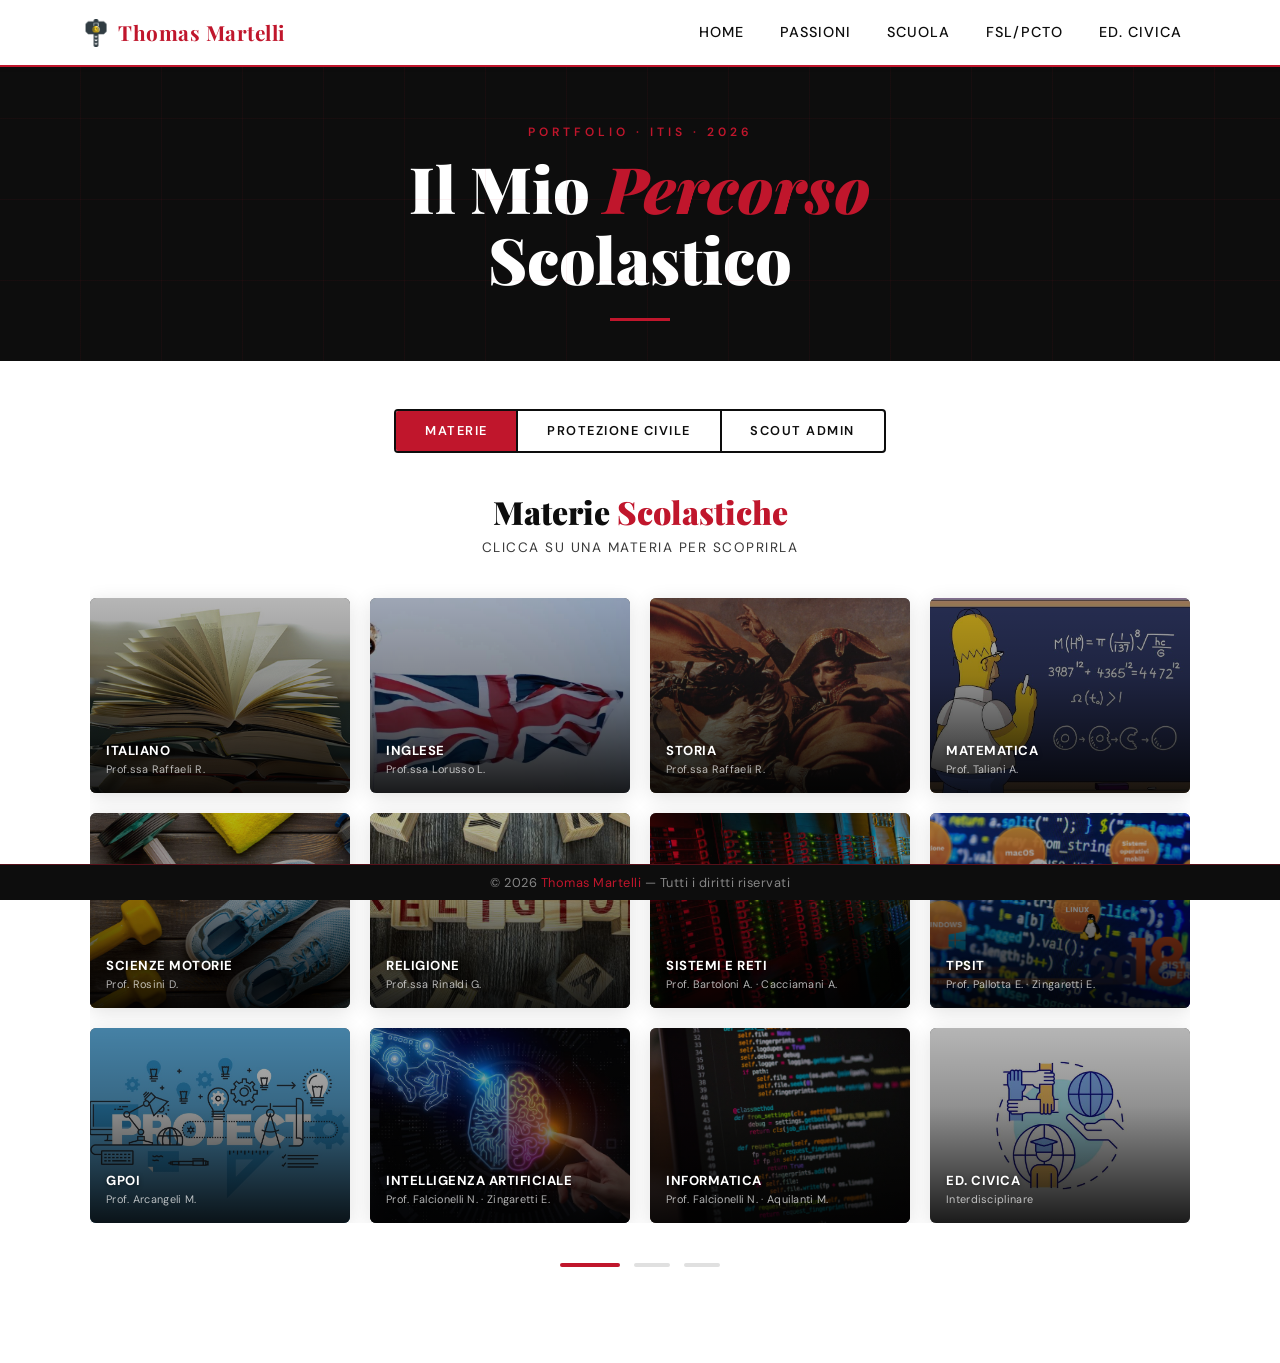
<file: scuola.html>
<!DOCTYPE html>
<html lang="it">
<head>
  <meta charset="UTF-8" />
  <meta name="viewport" content="width=device-width, initial-scale=1.0" />
  <title>Scuola - Thomas Martelli</title>

  <!-- Bootstrap & Icons -->
  <link href="https://cdn.jsdelivr.net/npm/bootstrap@5.3.2/dist/css/bootstrap.min.css" rel="stylesheet" />
  <link rel="stylesheet" href="https://cdn.jsdelivr.net/npm/bootstrap-icons@1.11.3/font/bootstrap-icons.css">
  <link rel="icon" type="images/IconaSito1" href="icon/IconaSito1_white.png">
  <link href="https://fonts.googleapis.com/css2?family=Playfair+Display:wght@400;700;900&family=DM+Sans:wght@300;400;500;600&display=swap" rel="stylesheet">

  <style>
    :root {
      --red: #C0162C;
      --red-dark: #8a0e1f;
      --red-light: #e8192d;
      --black: #0d0d0d;
      --white: #ffffff;
      --grey-light: #f5f5f5;
      --grey-mid: #e0e0e0;
      --grey-dark: #3a3a3a;
    }

    * { box-sizing: border-box; }

    body {
      background-color: var(--white);
      color: var(--black);
      font-family: 'DM Sans', sans-serif;
      overflow-x: hidden;
    }

    /* ─── NAVBAR ─── */
    .navbar {
      background: var(--white) !important;
      border-bottom: 2px solid var(--red) !important;
      padding: 0.75rem 0;
    }
    .navbar-brand span {
      font-family: 'Playfair Display', serif;
      font-weight: 700;
      font-size: 1.3rem;
      color: var(--red) !important;
      letter-spacing: 0.5px;
    }
    .nav-link {
      font-family: 'DM Sans', sans-serif;
      font-weight: 500;
      font-size: 0.9rem;
      letter-spacing: 1px;
      text-transform: uppercase;
      color: var(--black) !important;
      position: relative;
      padding: 0.5rem 1rem !important;
      transition: color 0.3s;
    }
    .nav-link::after {
      content: '';
      position: absolute;
      bottom: 0; left: 1rem; right: 1rem;
      height: 2px;
      background: var(--red);
      transform: scaleX(0);
      transition: transform 0.3s ease;
    }
    .nav-link:hover { color: var(--red) !important; }
    .nav-link:hover::after { transform: scaleX(1); }

    /* ─── PAGE HERO HEADER ─── */
    .page-hero {
      background: var(--black);
      padding: 3.5rem 0 2.5rem;
      position: relative;
      overflow: hidden;
      text-align: center;
    }
    .page-hero::before {
      content: '';
      position: absolute;
      top: 0; left: 0; right: 0; bottom: 0;
      background: 
        repeating-linear-gradient(
          90deg,
          transparent,
          transparent 80px,
          rgba(192,22,44,0.06) 80px,
          rgba(192,22,44,0.06) 81px
        ),
        repeating-linear-gradient(
          0deg,
          transparent,
          transparent 80px,
          rgba(192,22,44,0.06) 80px,
          rgba(192,22,44,0.06) 81px
        );
      pointer-events: none;
    }
    .page-hero-eyebrow {
      font-family: 'DM Sans', sans-serif;
      font-size: 0.75rem;
      letter-spacing: 4px;
      text-transform: uppercase;
      color: var(--red);
      margin-bottom: 0.75rem;
      font-weight: 600;
    }
    .page-hero h1 {
      font-family: 'Playfair Display', serif;
      font-size: clamp(2.5rem, 5vw, 4rem);
      font-weight: 900;
      color: var(--white);
      margin: 0;
      line-height: 1.1;
    }
    .page-hero h1 span {
      color: var(--red);
      font-style: italic;
    }
    .hero-divider {
      width: 60px;
      height: 3px;
      background: var(--red);
      margin: 1.5rem auto 0;
    }

    /* ─── CAROUSEL WRAPPER ─── */
    .carousel-section {
      padding: 3rem 1.5rem 5rem;
      background: var(--white);
    }

    /* SLIDE TABS */
    .slide-tabs {
      display: flex;
      justify-content: center;
      gap: 0;
      margin-bottom: 2.5rem;
      border: 2px solid var(--black);
      width: fit-content;
      margin-left: auto;
      margin-right: auto;
      overflow: hidden;
      border-radius: 4px;
    }
    .slide-tab {
      padding: 0.65rem 1.8rem;
      font-family: 'DM Sans', sans-serif;
      font-weight: 600;
      font-size: 0.8rem;
      letter-spacing: 1.5px;
      text-transform: uppercase;
      background: transparent;
      border: none;
      color: var(--black);
      cursor: pointer;
      transition: background 0.25s, color 0.25s;
      border-right: 2px solid var(--black);
    }
    .slide-tab:last-child { border-right: none; }
    .slide-tab.active {
      background: var(--red);
      color: var(--white);
    }
    .slide-tab:not(.active):hover {
      background: var(--grey-light);
    }

    /* CAROUSEL INNER */
    .carousel-inner {
      margin: 0 auto;
      max-width: 1100px;
      border-radius: 0;
      box-shadow: none;
      border: none;
    }
    .carousel-item {
      background: transparent;
      transition: transform 0.5s ease, opacity 0.5s ease;
    }

    /* ─── SLIDE 1: MATERIE GRID ─── */
    .materie-slide {
      padding: 0;
    }
    .materie-heading {
      text-align: center;
      margin-bottom: 2.5rem;
    }
    .materie-heading h2 {
      font-family: 'Playfair Display', serif;
      font-size: 2rem;
      font-weight: 900;
      color: var(--black);
      margin: 0;
    }
    .materie-heading h2 span { color: var(--red); }
    .materie-heading p {
      font-size: 0.85rem;
      color: var(--grey-dark);
      letter-spacing: 1.5px;
      text-transform: uppercase;
      margin-top: 0.4rem;
    }

    /* SUBJECT CARDS */
    .materie-grid {
      display: grid;
      grid-template-columns: repeat(4, 1fr);
      gap: 1.25rem;
    }
    @media (max-width: 991px) { .materie-grid { grid-template-columns: repeat(3, 1fr); } }
    @media (max-width: 767px) { .materie-grid { grid-template-columns: repeat(2, 1fr); } }
    @media (max-width: 480px) { .materie-grid { grid-template-columns: 1fr 1fr; } }

    .subject-card {
      position: relative;
      cursor: pointer;
      border: none;
      border-radius: 6px;
      overflow: hidden;
      aspect-ratio: 4/3;
      background: var(--black);
      box-shadow: 0 4px 20px rgba(0,0,0,0.12);
      transition: transform 0.35s cubic-bezier(0.22,1,0.36,1), box-shadow 0.35s;
    }
    .subject-card:hover {
      transform: translateY(-6px) scale(1.02);
      box-shadow: 0 14px 40px rgba(192,22,44,0.25);
    }
    .subject-card img {
      width: 100%;
      height: 100%;
      object-fit: cover;
      display: block;
      transition: transform 0.5s ease, opacity 0.4s ease;
      opacity: 0.7;
    }
    .subject-card:hover img {
      transform: scale(1.08);
      opacity: 0.4;
    }
    .subject-card-overlay {
      position: absolute;
      inset: 0;
      display: flex;
      flex-direction: column;
      justify-content: flex-end;
      padding: 1rem;
      background: linear-gradient(to top, rgba(0,0,0,0.85) 0%, rgba(0,0,0,0.2) 60%, transparent 100%);
      transition: background 0.3s;
    }
    .subject-card:hover .subject-card-overlay {
      background: linear-gradient(to top, rgba(192,22,44,0.7) 0%, rgba(0,0,0,0.4) 60%, transparent 100%);
    }
    .subject-card-label {
      font-family: 'DM Sans', sans-serif;
      font-weight: 700;
      font-size: 0.82rem;
      color: var(--white);
      line-height: 1.3;
      text-shadow: 0 1px 4px rgba(0,0,0,0.5);
      text-transform: uppercase;
      letter-spacing: 0.5px;
    }
    .subject-card-prof {
      font-size: 0.68rem;
      color: rgba(255,255,255,0.7);
      margin-top: 2px;
      letter-spacing: 0.3px;
    }
    .subject-card-icon {
      position: absolute;
      top: 50%;
      left: 50%;
      transform: translate(-50%,-50%) scale(0);
      color: var(--white);
      font-size: 2rem;
      opacity: 0;
      transition: all 0.3s ease;
      pointer-events: none;
    }
    .subject-card:hover .subject-card-icon {
      transform: translate(-50%,-50%) scale(1);
      opacity: 1;
    }

    /* ─── SLIDE 2 & 3: PROGETTI ─── */
    .project-slide {
      padding: 0;
    }
    .project-layout {
      display: grid;
      grid-template-columns: 1fr 1fr;
      gap: 0;
      border: 2px solid var(--black);
      border-radius: 8px;
      overflow: hidden;
      max-width: 960px;
      margin: 0 auto;
    }
    @media (max-width: 767px) {
      .project-layout { grid-template-columns: 1fr; }
    }
    .project-img-side {
      position: relative;
      overflow: hidden;
      background: var(--black);
      min-height: 380px;
    }
    .project-img-side img {
      width: 100%;
      height: 100%;
      object-fit: contain;
      display: block;
      opacity: 0.85;
      padding: 1.5rem;
    }
    .project-tag {
      position: absolute;
      top: 1rem;
      left: 1rem;
      background: var(--red);
      color: var(--white);
      font-size: 0.65rem;
      font-weight: 700;
      letter-spacing: 2px;
      text-transform: uppercase;
      padding: 0.3rem 0.75rem;
      border-radius: 2px;
    }
    .project-text-side {
      padding: 2.5rem 2.5rem 2rem;
      background: var(--white);
      display: flex;
      flex-direction: column;
      justify-content: center;
    }
    .project-number {
      font-family: 'Playfair Display', serif;
      font-size: 5rem;
      font-weight: 900;
      color: var(--grey-mid);
      line-height: 1;
      margin-bottom: 0.25rem;
      user-select: none;
    }
    .project-text-side h2 {
      font-family: 'Playfair Display', serif;
      font-size: 1.6rem;
      font-weight: 900;
      color: var(--black);
      margin-bottom: 0.4rem;
      line-height: 1.2;
    }
    .project-text-side h2 span { color: var(--red); }
    .project-divider {
      width: 40px;
      height: 3px;
      background: var(--red);
      margin-bottom: 1.25rem;
    }
    .project-text-side p {
      font-size: 0.9rem;
      color: var(--grey-dark);
      line-height: 1.75;
      margin-bottom: 1.5rem;
    }
    .project-links a {
      display: inline-flex;
      align-items: center;
      gap: 0.4rem;
      font-size: 1.3rem;
      color: var(--black);
      text-decoration: none;
      transition: color 0.2s;
      margin-right: 0.75rem;
    }
    .project-links a:hover { color: var(--red); }

    /* ─── CAROUSEL INDICATORS (custom dots) ─── */
    .carousel-indicators {
      position: static;
      margin-top: 2.5rem;
      gap: 8px;
    }
    .carousel-indicators [data-bs-target] {
      background-color: var(--grey-mid);
      width: 36px;
      height: 4px;
      border-radius: 2px;
      border: none;
      opacity: 1;
      transition: background 0.3s, width 0.3s;
    }
    .carousel-indicators .active {
      background-color: var(--red);
      width: 60px;
    }

    /* ─── MODALS ─── */
    .modal-content {
      border: none;
      border-radius: 8px;
      overflow: hidden;
      box-shadow: 0 20px 60px rgba(0,0,0,0.25);
    }
    .modal-header {
      background: var(--black);
      border-bottom: none;
      padding: 1.5rem 1.75rem;
    }
    .modal-title {
      font-family: 'Playfair Display', serif;
      font-size: 1.25rem;
      font-weight: 700;
      color: var(--white);
    }
    .btn-close {
      filter: invert(1);
      opacity: 0.7;
    }
    .btn-close:hover { opacity: 1; }
    .modal-body {
      padding: 2rem 1.75rem;
    }
    .modal-body h6 {
      font-family: 'DM Sans', sans-serif;
      font-weight: 700;
      font-size: 0.75rem;
      letter-spacing: 2px;
      text-transform: uppercase;
      color: var(--red);
      margin-bottom: 0.75rem;
    }
    .modal-body p {
      font-size: 0.92rem;
      line-height: 1.8;
      color: var(--grey-dark);
    }
    .modal-body img {
      border-radius: 4px;
      width: 100%;
      object-fit: cover;
    }
    .modal-img-col img:first-child { margin-bottom: 0.75rem; }
    .modal-accent-line {
      width: 30px;
      height: 3px;
      background: var(--red);
      margin-bottom: 1rem;
    }

    /* ─── FOOTER ─── */
    footer.fixed-bottom {
      font-size: 0.8rem;
      background: var(--black) !important;
      color: rgba(255,255,255,0.5);
      border-top: 1px solid rgba(192,22,44,0.4) !important;
      letter-spacing: 0.5px;
      padding: 0.6rem 0;
    }
    footer span { color: var(--red); }

    /* ─── ANIMATION ON LOAD ─── */
    @keyframes fadeUp {
      from { opacity: 0; transform: translateY(24px); }
      to   { opacity: 1; transform: translateY(0); }
    }
    .subject-card {
      animation: fadeUp 0.5s ease both;
    }
    .subject-card:nth-child(1)  { animation-delay: 0.05s; }
    .subject-card:nth-child(2)  { animation-delay: 0.10s; }
    .subject-card:nth-child(3)  { animation-delay: 0.15s; }
    .subject-card:nth-child(4)  { animation-delay: 0.20s; }
    .subject-card:nth-child(5)  { animation-delay: 0.25s; }
    .subject-card:nth-child(6)  { animation-delay: 0.30s; }
    .subject-card:nth-child(7)  { animation-delay: 0.35s; }
    .subject-card:nth-child(8)  { animation-delay: 0.40s; }
    .subject-card:nth-child(9)  { animation-delay: 0.45s; }
    .subject-card:nth-child(10) { animation-delay: 0.50s; }
    .subject-card:nth-child(11) { animation-delay: 0.55s; }
    .subject-card:nth-child(12) { animation-delay: 0.60s; }
  </style>
</head>
<body>

  <!-- Navbar -->
  <nav class="navbar navbar-expand-lg sticky-top shadow-sm">
    <div class="container">
      <a class="navbar-brand d-flex align-items-center text-decoration-none" href="index.html">
        <img src="images/IconaSito1.png" alt="Logo" width="28" height="28" class="me-2">
        <span>Thomas Martelli</span>
      </a>
      <button class="navbar-toggler" type="button" data-bs-toggle="collapse" data-bs-target="#navbarNav">
        <span class="navbar-toggler-icon"></span>
      </button>
      <div class="collapse navbar-collapse justify-content-end" id="navbarNav">
        <ul class="navbar-nav gap-1">
          <li class="nav-item"><a class="nav-link" href="index.html">Home</a></li>
          <li class="nav-item"><a class="nav-link" href="passioni.html">Passioni</a></li>
          <li class="nav-item"><a class="nav-link" href="scuola.html">Scuola</a></li>
          <li class="nav-item"><a class="nav-link" href="pcto.html">FSL/PCTO</a></li>
          <li class="nav-item"><a class="nav-link" href="educazione_civica.html">Ed. Civica</a></li>
        </ul>
      </div>
    </div>
  </nav>

  <!-- Page Hero -->
  <div class="page-hero">
    <div class="page-hero-eyebrow">Portfolio · ITIS · 2026</div>
    <h1>Il Mio <span>Percorso</span><br>Scolastico</h1>
    <div class="hero-divider"></div>
  </div>

  <!-- Main Carousel Section -->
  <div class="carousel-section">

    <!-- Custom Tabs -->
    <div class="slide-tabs">
      <button class="slide-tab active" data-slide="0">Materie</button>
      <button class="slide-tab" data-slide="1">Protezione Civile</button>
      <button class="slide-tab" data-slide="2">Scout Admin</button>
    </div>

    <!-- Bootstrap Carousel -->
    <div id="scuolaCarousel" class="carousel slide" data-bs-ride="false" data-bs-interval="false">

      <div class="carousel-inner">

        <!-- Slide 1: Materie -->
        <div class="carousel-item active">
          <div class="materie-slide">
            <div class="materie-heading">
              <h2>Materie <span>Scolastiche</span></h2>
              <p>Clicca su una materia per scoprirla</p>
            </div>
            <div class="materie-grid">

              <div class="subject-card" data-bs-toggle="modal" data-bs-target="#modalMateria1">
                <img src="images/materia1.jpg" alt="Italiano">
                <div class="subject-card-overlay">
                  <div class="subject-card-label">Italiano</div>
                  <div class="subject-card-prof">Prof.ssa Raffaeli R.</div>
                </div>
                <div class="subject-card-icon"><i class="bi bi-book-half"></i></div>
              </div>

              <div class="subject-card" data-bs-toggle="modal" data-bs-target="#modalMateria2">
                <img src="images/materia2.jpg" alt="Inglese">
                <div class="subject-card-overlay">
                  <div class="subject-card-label">Inglese</div>
                  <div class="subject-card-prof">Prof.ssa Lorusso L.</div>
                </div>
                <div class="subject-card-icon"><i class="bi bi-translate"></i></div>
              </div>

              <div class="subject-card" data-bs-toggle="modal" data-bs-target="#modalMateria3">
                <img src="images/materia3.jpg" alt="Storia">
                <div class="subject-card-overlay">
                  <div class="subject-card-label">Storia</div>
                  <div class="subject-card-prof">Prof.ssa Raffaeli R.</div>
                </div>
                <div class="subject-card-icon"><i class="bi bi-clock-history"></i></div>
              </div>

              <div class="subject-card" data-bs-toggle="modal" data-bs-target="#modalMateria4">
                <img src="images/materia4.jpg" alt="Matematica">
                <div class="subject-card-overlay">
                  <div class="subject-card-label">Matematica</div>
                  <div class="subject-card-prof">Prof. Taliani A.</div>
                </div>
                <div class="subject-card-icon"><i class="bi bi-calculator"></i></div>
              </div>

              <div class="subject-card" data-bs-toggle="modal" data-bs-target="#modalMateria5">
                <img src="images/materia5.jpg" alt="Scienze Motorie">
                <div class="subject-card-overlay">
                  <div class="subject-card-label">Scienze Motorie</div>
                  <div class="subject-card-prof">Prof. Rosini D.</div>
                </div>
                <div class="subject-card-icon"><i class="bi bi-activity"></i></div>
              </div>

              <div class="subject-card" data-bs-toggle="modal" data-bs-target="#modalMateria6">
                <img src="images/materia6.jpg" alt="Religione">
                <div class="subject-card-overlay">
                  <div class="subject-card-label">Religione</div>
                  <div class="subject-card-prof">Prof.ssa Rinaldi G.</div>
                </div>
                <div class="subject-card-icon"><i class="bi bi-stars"></i></div>
              </div>

              <div class="subject-card" data-bs-toggle="modal" data-bs-target="#modalMateria7">
                <img src="images/materia7.jpg" alt="Sistemi e Reti">
                <div class="subject-card-overlay">
                  <div class="subject-card-label">Sistemi e Reti</div>
                  <div class="subject-card-prof">Prof. Bartoloni A. · Cacciamani A.</div>
                </div>
                <div class="subject-card-icon"><i class="bi bi-diagram-3"></i></div>
              </div>

              <div class="subject-card" data-bs-toggle="modal" data-bs-target="#modalMateria8">
                <img src="images/materia8.jpg" alt="TPSIT">
                <div class="subject-card-overlay">
                  <div class="subject-card-label">TPSIT</div>
                  <div class="subject-card-prof">Prof. Pallotta E. · Zingaretti E.</div>
                </div>
                <div class="subject-card-icon"><i class="bi bi-cpu"></i></div>
              </div>

              <div class="subject-card" data-bs-toggle="modal" data-bs-target="#modalMateria9">
                <img src="images/materia9.jpg" alt="GPOI">
                <div class="subject-card-overlay">
                  <div class="subject-card-label">GPOI</div>
                  <div class="subject-card-prof">Prof. Arcangeli M.</div>
                </div>
                <div class="subject-card-icon"><i class="bi bi-briefcase"></i></div>
              </div>

              <div class="subject-card" data-bs-toggle="modal" data-bs-target="#modalMateria10">
                <img src="images/materia10.jpg" alt="Intelligenza Artificiale">
                <div class="subject-card-overlay">
                  <div class="subject-card-label">Intelligenza Artificiale</div>
                  <div class="subject-card-prof">Prof. Falcionelli N. · Zingaretti E.</div>
                </div>
                <div class="subject-card-icon"><i class="bi bi-robot"></i></div>
              </div>

              <div class="subject-card" data-bs-toggle="modal" data-bs-target="#modalMateria11">
                <img src="images/materia11.jpg" alt="Informatica">
                <div class="subject-card-overlay">
                  <div class="subject-card-label">Informatica</div>
                  <div class="subject-card-prof">Prof. Falcionelli N. · Aquilanti M.</div>
                </div>
                <div class="subject-card-icon"><i class="bi bi-code-slash"></i></div>
              </div>

              <div class="subject-card" data-bs-toggle="modal" data-bs-target="#modalMateria12">
                <img src="images/materia12.jpg" alt="Ed. Civica">
                <div class="subject-card-overlay">
                  <div class="subject-card-label">Ed. Civica</div>
                  <div class="subject-card-prof">Interdisciplinare</div>
                </div>
                <div class="subject-card-icon"><i class="bi bi-globe-europe-africa"></i></div>
              </div>

            </div>
          </div>
        </div>

        <!-- Slide 2: Protezione Civile -->
        <div class="carousel-item">
          <div class="project-slide">
            <div class="project-layout">
              <div class="project-img-side">
                <span class="project-tag">Progetto 01</span>
                <img src="images/progetto1.jpg" alt="Protezione Civile">
              </div>
              <div class="project-text-side">
                <div class="project-number">01</div>
                <h2>Protezione <span>Civile</span></h2>
                <div class="project-divider"></div>
                <p>
                  Il progetto a cui ho partecipato durante il quinto anno scolastico è la creazione di un'Applicazione Web per i Vigili del fuoco, per il controllo e monitoraggio degli idranti in Italia. Ogni idrante può essere modificato e controllato nelle sue caratteristiche, con la possibilità di scrivere segnalazioni per eventuali problemi.
                </p>
                <p style="font-size:0.82rem; color: #888;">
                  Sviluppato in team con divisione FrontEnd/BackEnd · GitHub · Bootstrap
                </p>
                <div class="project-links">
                  <a href="https://www.instagram.com/_thomarte_/" target="_blank"><i class="bi bi-instagram"></i></a>
                  <a href="https://github.com/Thumad" target="_blank"><i class="bi bi-github"></i></a>
                </div>
              </div>
            </div>
          </div>
        </div>

        <!-- Slide 3: Scout Admin -->
        <div class="carousel-item">
          <div class="project-slide">
            <div class="project-layout">
              <div class="project-img-side">
                <span class="project-tag">Progetto 02</span>
                <img src="images/scoutadmin.png" alt="Scout Admin">
              </div>
              <div class="project-text-side">
                <div class="project-number">02</div>
                <h2>Scout <span>Admin</span></h2>
                <div class="project-divider"></div>
                <p>
                  Applicazione web per modernizzare la gestione burocratica dei gruppi Scout. Offre la divisione delle sezioni di gruppo — Direzione, Staff e Famiglie — con l'obiettivo di rendere le informazioni sicure, accessibili e sempre aggiornate.
                </p>
                <p style="font-size:0.82rem; color: #888;">
                  Sviluppato in team con divisione FrontEnd/BackEnd · GitHub · Spring Boot
                </p>
                <div class="project-links">
                  <a href="https://www.instagram.com/_thomarte_/" target="_blank"><i class="bi bi-instagram"></i></a>
                  <a href="https://github.com/Thumad" target="_blank"><i class="bi bi-github"></i></a>
                </div>
              </div>
            </div>
          </div>
        </div>

      </div><!-- /carousel-inner -->

      <!-- Indicators -->
      <div class="carousel-indicators">
        <button type="button" data-bs-target="#scuolaCarousel" data-bs-slide-to="0" class="active" aria-current="true"></button>
        <button type="button" data-bs-target="#scuolaCarousel" data-bs-slide-to="1"></button>
        <button type="button" data-bs-target="#scuolaCarousel" data-bs-slide-to="2"></button>
      </div>

    </div><!-- /carousel -->
  </div><!-- /carousel-section -->


  <!-- ─────────── MODALS ─────────── -->

  <!-- Modal 1 - Italiano -->
  <div class="modal fade" id="modalMateria1" tabindex="-1" aria-labelledby="modalMateria1Label" aria-hidden="true">
    <div class="modal-dialog modal-lg modal-dialog-centered">
      <div class="modal-content">
        <div class="modal-header">
          <h5 class="modal-title" id="modalMateria1Label">Italiano — Analisi del Testo</h5>
          <button type="button" class="btn-close" data-bs-dismiss="modal"></button>
        </div>
        <div class="modal-body">
          <div class="row g-4">
            <div class="col-md-6 modal-img-col">
              <img src="images/italiano1.jpg" alt="Italiano 1">
              <img src="images/italiano2.jpg" alt="Italiano 2" style="margin-top:0.75rem;">
            </div>
            <div class="col-md-6">
              <div class="modal-accent-line"></div>
              <h6>Argomento: Gabriele D'Annunzio</h6>
              <p>Gabriele D'Annunzio è uno degli autori più rappresentativi del Decadentismo italiano. La sua poetica si fonda sull'estetismo, ovvero la ricerca del bello in ogni aspetto della vita, e sul superomismo, derivato dalla filosofia di Nietzsche. Fu poeta, romanziere, drammaturgo e figura politica di grande impatto culturale tra fine Ottocento e inizio Novecento.</p>
            </div>
          </div>
        </div>
      </div>
    </div>
  </div>

  <!-- Modal 2 - Inglese -->
  <div class="modal fade" id="modalMateria2" tabindex="-1" aria-labelledby="modalMateria2Label" aria-hidden="true">
    <div class="modal-dialog modal-lg modal-dialog-centered">
      <div class="modal-content">
        <div class="modal-header">
          <h5 class="modal-title" id="modalMateria2Label">Inglese — Conversazione e Grammatica</h5>
          <button type="button" class="btn-close" data-bs-dismiss="modal"></button>
        </div>
        <div class="modal-body">
          <div class="row g-4">
            <div class="col-md-6 modal-img-col">
              <img src="images/inglese1.jpg" alt="Inglese 1">
              <img src="images/inglese2.jpg" alt="Inglese 2" style="margin-top:0.75rem;">
            </div>
            <div class="col-md-6">
              <div class="modal-accent-line"></div>
              <h6>Argomento: Oscar Wilde</h6>
              <p>Oscar Wilde è stato un brillante scrittore irlandese dell'età vittoriana, noto per il suo stile raffinato, ironico e provocatorio. È ricordato soprattutto per il romanzo The Picture of Dorian Gray e per le sue commedie teatrali. La sua vita fu segnata da un processo per "immoralità" che lo condannò ai lavori forzati, diventando simbolo di libertà intellettuale e artistica.</p>
            </div>
          </div>
        </div>
      </div>
    </div>
  </div>

  <!-- Modal 3 - Storia -->
  <div class="modal fade" id="modalMateria3" tabindex="-1" aria-labelledby="modalMateria3Label" aria-hidden="true">
    <div class="modal-dialog modal-lg modal-dialog-centered">
      <div class="modal-content">
        <div class="modal-header">
          <h5 class="modal-title" id="modalMateria3Label">Storia — La Seconda Guerra Mondiale</h5>
          <button type="button" class="btn-close" data-bs-dismiss="modal"></button>
        </div>
        <div class="modal-body">
          <div class="row g-4">
            <div class="col-md-6 modal-img-col">
              <img src="images/storia1.jpg" alt="Storia 1">
              <img src="images/storia2.jpg" alt="Storia 2" style="margin-top:0.75rem;">
            </div>
            <div class="col-md-6">
              <div class="modal-accent-line"></div>
              <h6>Argomento: La Belle Époque</h6>
              <p>La Belle Époque fu un periodo storico compreso tra la fine dell'Ottocento e l'inizio della Prima Guerra Mondiale (1871–1914), caratterizzato da un clima di ottimismo, progresso scientifico e fioritura culturale. Fu il tempo dei grandi esposizioni universali, dell'impressionismo, del cinema e delle prime conquiste sociali — prima che la guerra spezzasse l'illusione di un progresso inarrestabile.</p>
            </div>
          </div>
        </div>
      </div>
    </div>
  </div>

  <!-- Modal 4 - Matematica -->
  <div class="modal fade" id="modalMateria4" tabindex="-1" aria-labelledby="modalMateria4Label" aria-hidden="true">
    <div class="modal-dialog modal-lg modal-dialog-centered">
      <div class="modal-content">
        <div class="modal-header">
          <h5 class="modal-title" id="modalMateria4Label">Matematica — Algebra e Geometria</h5>
          <button type="button" class="btn-close" data-bs-dismiss="modal"></button>
        </div>
        <div class="modal-body">
          <div class="row g-4">
            <div class="col-md-6 modal-img-col">
              <img src="images/matematica1.jpg" alt="Matematica 1">
              <img src="images/matematica2.jpg" alt="Matematica 2" style="margin-top:0.75rem;">
            </div>
            <div class="col-md-6">
              <div class="modal-accent-line"></div>
              <h6>Argomento: La Probabilità</h6>
              <p>La probabilità è un ramo della matematica che studia gli eventi casuali, ossia situazioni in cui il risultato non è prevedibile con certezza. L'obiettivo è determinare quanto è probabile che un evento si verifichi. Le sue applicazioni spaziano dalla statistica alla finanza, dai giochi d'azzardo alle previsioni meteorologiche.</p>
            </div>
          </div>
        </div>
      </div>
    </div>
  </div>

  <!-- Modal 5 - Scienze Motorie -->
  <div class="modal fade" id="modalMateria5" tabindex="-1" aria-labelledby="modalMateria5Label" aria-hidden="true">
    <div class="modal-dialog modal-lg modal-dialog-centered">
      <div class="modal-content">
        <div class="modal-header">
          <h5 class="modal-title" id="modalMateria5Label">Scienze Motorie — Attività Sportive</h5>
          <button type="button" class="btn-close" data-bs-dismiss="modal"></button>
        </div>
        <div class="modal-body">
          <div class="row g-4">
            <div class="col-md-6 modal-img-col">
              <img src="images/scienzemotorie1.jpg" alt="Scienze Motorie 1">
              <img src="images/scienzemotorie2.jpg" alt="Scienze Motorie 2" style="margin-top:0.75rem;">
            </div>
            <div class="col-md-6">
              <div class="modal-accent-line"></div>
              <h6>Argomento: Il Doping nello Sport</h6>
              <p>Il doping consiste nell'assunzione di sostanze o nell'uso di pratiche proibite per migliorare artificialmente le prestazioni sportive. È vietato dalle normative internazionali e combattuto dalle organizzazioni mondiali come la WADA. Oltre al danno etico e competitivo, comporta gravi rischi per la salute degli atleti.</p>
            </div>
          </div>
        </div>
      </div>
    </div>
  </div>

  <!-- Modal 6 - Religione -->
  <div class="modal fade" id="modalMateria6" tabindex="-1" aria-labelledby="modalMateria6Label" aria-hidden="true">
    <div class="modal-dialog modal-lg modal-dialog-centered">
      <div class="modal-content">
        <div class="modal-header">
          <h5 class="modal-title" id="modalMateria6Label">Religione — Storia delle Religioni</h5>
          <button type="button" class="btn-close" data-bs-dismiss="modal"></button>
        </div>
        <div class="modal-body">
          <div class="row g-4">
            <div class="col-md-6 modal-img-col">
              <img src="images/religione1.jpg" alt="Religione 1">
              <img src="images/religione2.jpg" alt="Religione 2" style="margin-top:0.75rem;">
            </div>
            <div class="col-md-6">
              <div class="modal-accent-line"></div>
              <h6>Argomento: Morte e Vita oltre la Vita</h6>
              <p>Il tema della morte e di ciò che avviene dopo è al centro delle principali religioni del mondo. Nel Cristianesimo si crede nella resurrezione e nella vita eterna; per l'Islam c'è il paradiso e l'inferno; il Buddismo prevede reincarnazione fino al Nirvana. Questi temi spingono da sempre la riflessione filosofica sull'esistenza e sul senso della vita.</p>
            </div>
          </div>
        </div>
      </div>
    </div>
  </div>

  <!-- Modal 7 - Sistemi e Reti -->
  <div class="modal fade" id="modalMateria7" tabindex="-1" aria-labelledby="modalMateria7Label" aria-hidden="true">
    <div class="modal-dialog modal-lg modal-dialog-centered">
      <div class="modal-content">
        <div class="modal-header">
          <h5 class="modal-title" id="modalMateria7Label">Sistemi e Reti — Architettura di Rete</h5>
          <button type="button" class="btn-close" data-bs-dismiss="modal"></button>
        </div>
        <div class="modal-body">
          <div class="row g-4">
            <div class="col-md-6 modal-img-col">
              <img src="images/sistemi1.jpg" alt="Sistemi e Reti 1">
              <img src="images/sistemi2.jpg" alt="Sistemi e Reti 2" style="margin-top:0.75rem;">
            </div>
            <div class="col-md-6">
              <div class="modal-accent-line"></div>
              <h6>Argomento: La Crittografia</h6>
              <p>La crittografia è la scienza che protegge le informazioni rendendole illeggibili a chi non è autorizzato. Nasce con i codici segreti dell'antichità e oggi comprende algoritmi avanzati come RSA e AES, fondamentali per la sicurezza di internet, le comunicazioni digitali e i pagamenti elettronici.</p>
            </div>
          </div>
        </div>
      </div>
    </div>
  </div>

  <!-- Modal 8 - TPSIT -->
  <div class="modal fade" id="modalMateria8" tabindex="-1" aria-labelledby="modalMateria8Label" aria-hidden="true">
    <div class="modal-dialog modal-lg modal-dialog-centered">
      <div class="modal-content">
        <div class="modal-header">
          <h5 class="modal-title" id="modalMateria8Label">TPSIT — Sicurezza Informatica</h5>
          <button type="button" class="btn-close" data-bs-dismiss="modal"></button>
        </div>
        <div class="modal-body">
          <div class="row g-4">
            <div class="col-md-6 modal-img-col">
              <img src="images/tpsit1.png" alt="TPSIT 1">
              <img src="images/tpsit2.webp" alt="TPSIT 2" style="margin-top:0.75rem;">
            </div>
            <div class="col-md-6">
              <div class="modal-accent-line"></div>
              <h6>Argomento: I Filosofi a Cena</h6>
              <p>I filosofi a cena è un classico problema di sincronizzazione ideato da Dijkstra nel 1965, usato per illustrare le sfide della programmazione concorrente. Cinque filosofi siedono attorno a un tavolo con una forchetta tra ciascuna coppia: per mangiare, ognuno ha bisogno di entrambe le forchette adiacenti, creando rischi di deadlock e starvation.</p>
            </div>
          </div>
        </div>
      </div>
    </div>
  </div>

  <!-- Modal 9 - GPOI -->
  <div class="modal fade" id="modalMateria9" tabindex="-1" aria-labelledby="modalMateria9Label" aria-hidden="true">
    <div class="modal-dialog modal-lg modal-dialog-centered">
      <div class="modal-content">
        <div class="modal-header">
          <h5 class="modal-title" id="modalMateria9Label">GPOI — Programmazione e Gestione</h5>
          <button type="button" class="btn-close" data-bs-dismiss="modal"></button>
        </div>
        <div class="modal-body">
          <div class="row g-4">
            <div class="col-md-6 modal-img-col">
              <img src="images/gpoi1.jpg" alt="GPOI 1">
              <img src="images/gpoi2.jpg" alt="GPOI 2" style="margin-top:0.75rem;">
            </div>
            <div class="col-md-6">
              <div class="modal-accent-line"></div>
              <h6>Argomento: L'Azienda</h6>
              <p>Un'azienda è un'organizzazione economica che produce beni o servizi per soddisfare i bisogni delle persone. È composta da risorse umane, materiali e finanziarie, ed è al centro dello studio della gestione e dell'organizzazione aziendale — fondamentale per capire il mondo del lavoro moderno.</p>
            </div>
          </div>
        </div>
      </div>
    </div>
  </div>

  <!-- Modal 10 - Intelligenza Artificiale -->
  <div class="modal fade" id="modalMateria10" tabindex="-1" aria-labelledby="modalMateria10Label" aria-hidden="true">
    <div class="modal-dialog modal-lg modal-dialog-centered">
      <div class="modal-content">
        <div class="modal-header">
          <h5 class="modal-title" id="modalMateria10Label">Intelligenza Artificiale — Machine Learning</h5>
          <button type="button" class="btn-close" data-bs-dismiss="modal"></button>
        </div>
        <div class="modal-body">
          <div class="row g-4">
            <div class="col-md-6 modal-img-col">
              <img src="images/ai1.jpg" alt="AI 1">
              <img src="images/ai2.jpg" alt="AI 2" style="margin-top:0.75rem;">
            </div>
            <div class="col-md-6">
              <div class="modal-accent-line"></div>
              <h6>Argomento: Le Reti Neurali</h6>
              <p>Le reti neurali artificiali sono modelli matematici ispirati al funzionamento del cervello umano. Sono costituite da nodi organizzati in strati — input, hidden e output — che elaborano informazioni attraverso pesi e funzioni di attivazione. Sono alla base del riconoscimento di immagini, del linguaggio naturale e dei moderni sistemi di AI generativa.</p>
            </div>
          </div>
        </div>
      </div>
    </div>
  </div>

  <!-- Modal 11 - Informatica -->
  <div class="modal fade" id="modalMateria11" tabindex="-1" aria-labelledby="modalMateria11Label" aria-hidden="true">
    <div class="modal-dialog modal-lg modal-dialog-centered">
      <div class="modal-content">
        <div class="modal-header">
          <h5 class="modal-title" id="modalMateria11Label">Informatica — Programmazione e Gestione Dati</h5>
          <button type="button" class="btn-close" data-bs-dismiss="modal"></button>
        </div>
        <div class="modal-body">
          <div class="row g-4">
            <div class="col-md-6 modal-img-col">
              <img src="images/informatica1.jpg" alt="Informatica 1">
              <img src="images/informatica2.webp" alt="Informatica 2" style="margin-top:0.75rem;">
            </div>
            <div class="col-md-6">
              <div class="modal-accent-line"></div>
              <h6>Argomento: I Database</h6>
              <p>Un database è un insieme organizzato di dati strutturati, gestito tramite un DBMS (Database Management System) come MySQL. Permette di archiviare, cercare e modificare dati in modo efficiente. È alla base di qualsiasi applicazione moderna: dai social network ai sistemi bancari, fino ai siti di e-commerce.</p>
            </div>
          </div>
        </div>
      </div>
    </div>
  </div>

  <!-- Modal 12 - Educazione Civica -->
  <div class="modal fade" id="modalMateria12" tabindex="-1" aria-labelledby="modalMateria12Label" aria-hidden="true">
    <div class="modal-dialog modal-lg modal-dialog-centered">
      <div class="modal-content">
        <div class="modal-header">
          <h5 class="modal-title" id="modalMateria12Label">Educazione Civica — Diritti e Doveri</h5>
          <button type="button" class="btn-close" data-bs-dismiss="modal"></button>
        </div>
        <div class="modal-body">
          <div class="row g-4">
            <div class="col-md-6 modal-img-col">
              <img src="images/educazionecivica1.jpg" alt="Educazione Civica">
            </div>
            <div class="col-md-6">
              <div class="modal-accent-line"></div>
              <h6>Argomento: Io non partecipo alla Guerra è la Guerra che partecipa a Me</h6>
              <p>Questa frase richiama una riflessione profonda sul modo in cui i conflitti influenzano anche chi non li combatte direttamente. La guerra ha conseguenze su tutta la società: economiche, psicologiche, culturali. Anche il semplice cittadino ne è coinvolto attraverso la propaganda, le restrizioni, le perdite umane e il trauma collettivo che lascia tracce per generazioni.</p>
            </div>
          </div>
        </div>
      </div>
    </div>
  </div>


  <!-- Footer -->
  <footer class="text-center fixed-bottom py-2">
    © 2026 <span>Thomas Martelli</span> — Tutti i diritti riservati
  </footer>

  <script src="https://cdn.jsdelivr.net/npm/bootstrap@5.3.2/dist/js/bootstrap.bundle.min.js"></script>
  <script>
    // Sync custom tabs with Bootstrap carousel
    const carousel = document.getElementById('scuolaCarousel');
    const bsCarousel = bootstrap.Carousel.getOrCreateInstance(carousel, { ride: false, interval: false });
    const tabs = document.querySelectorAll('.slide-tab');

    tabs.forEach(tab => {
      tab.addEventListener('click', () => {
        const idx = parseInt(tab.dataset.slide);
        bsCarousel.to(idx);
      });
    });

    carousel.addEventListener('slid.bs.carousel', e => {
      tabs.forEach(t => t.classList.remove('active'));
      tabs[e.to].classList.add('active');
    });
  </script>
</body>
</html>
</file>
